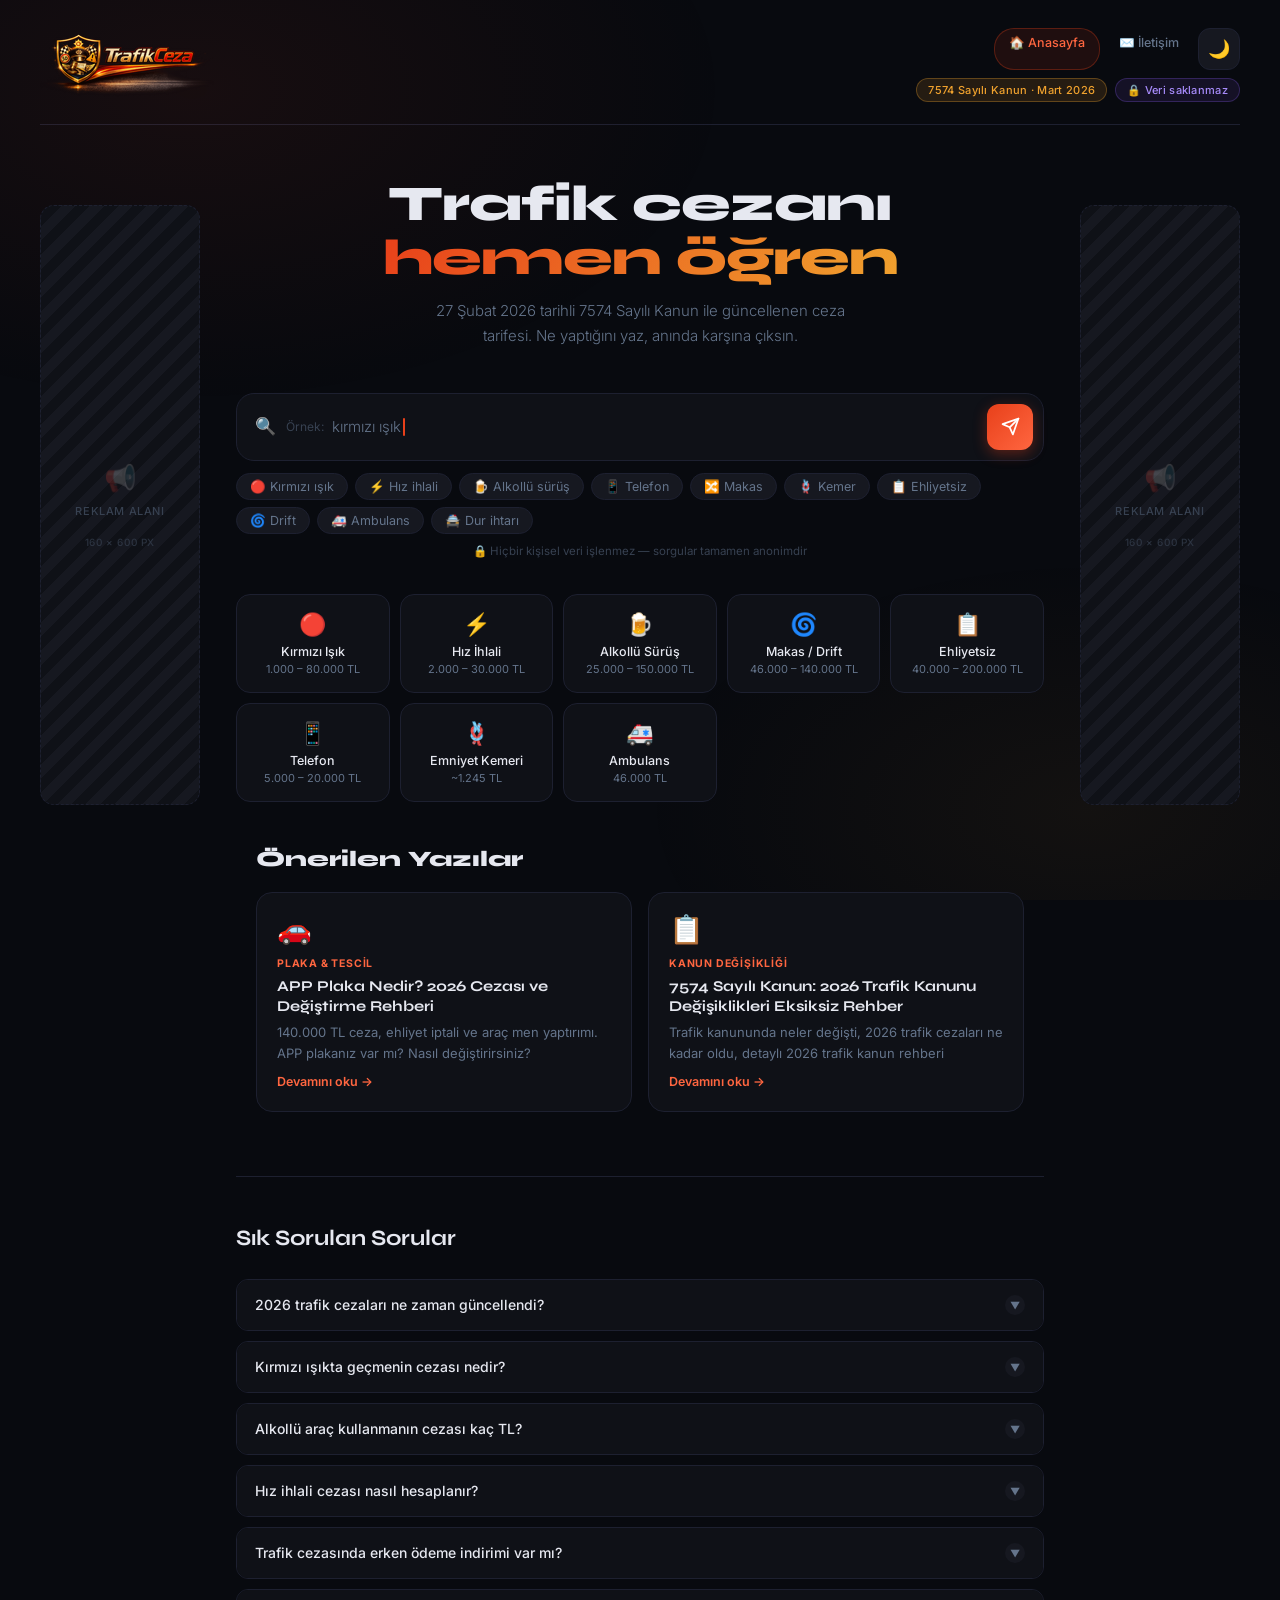
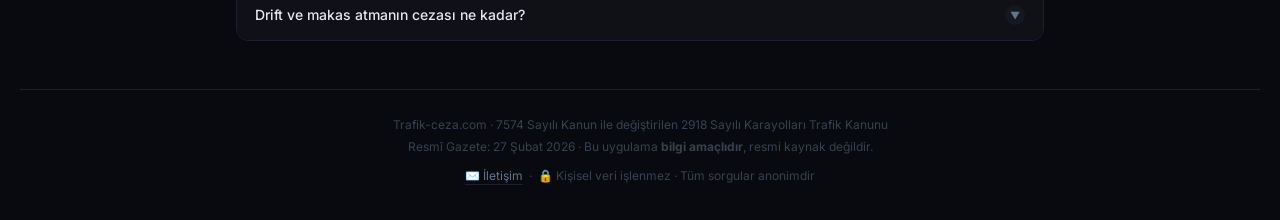
<file: index.html>
<!DOCTYPE html>
<html lang="tr">
<head>
<meta charset="UTF-8">
<meta name="viewport" content="width=device-width, initial-scale=1.0">

<!-- SEO -->
<title>Trafik Cezası Sorgulama 2026 — Güncel Ceza Tutarları | Trafik-ceza.com</title>
<meta name="description" content="2026 yılı güncel Türkiye trafik cezalarını anında sorgulayın. Kırmızı ışık, hız ihlali, alkollü sürüş, telefon ve daha fazlası için 7574 Sayılı Kanun ceza tutarları.">
<meta name="keywords" content="trafik cezası sorgulama, 2026 trafik cezaları, kırmızı ışık cezası, hız cezası, alkollü sürüş cezası, emniyet kemeri cezası, karayolları trafik kanunu, 7574 sayılı kanun">
<meta name="robots" content="index, follow">
<meta name="author" content="Trafik-ceza.com">
<link rel="canonical" href="https://www.trafik-ceza.com/">

<!-- Open Graph -->
<meta property="og:type" content="website">
<meta property="og:title" content="Trafik Cezası Sorgulama 2026 — Güncel Ceza Tutarları">
<meta property="og:description" content="Ne yaptığını yaz, 2026 güncel trafik cezanı anında öğren. 7574 Sayılı Kanun kapsamında hazırlanmıştır.">
<meta property="og:locale" content="tr_TR">

<!-- Twitter Card -->
<meta name="twitter:card" content="summary_large_image">
<meta name="twitter:title" content="Trafik Cezası Sorgulama 2026">
<meta name="twitter:description" content="Güncel Türkiye trafik cezaları — 7574 Sayılı Kanun.">

<!-- Structured Data -->
<script type="application/ld+json">
{
  "@context": "https://schema.org",
  "@type": "WebApplication",
  "name": "Trafik-ceza.com - Trafik Cezası Sorgulama",
  "description": "Türkiye 2026 yılı güncel trafik cezası sorgulama aracı. 7574 Sayılı Kanun kapsamında hazırlanmıştır.",
  "url": "https://www.trafik-ceza.com",
  "applicationCategory": "UtilitiesApplication",
  "inLanguage": "tr-TR",
  "offers": { "@type": "Offer", "price": "0", "priceCurrency": "TRY" }
}
</script>

<link rel="preconnect" href="https://fonts.googleapis.com">
<link rel="preconnect" href="https://fonts.gstatic.com" crossorigin>
<link href="https://fonts.googleapis.com/css2?family=Syne:wght@700;800&family=Inter:wght@300;400;500&display=swap" rel="stylesheet">

<style>
/* ── DARK MODE (default) ── */
:root {
  --bg:       #080a0f;
  --surf:     #0f1117;
  --surf2:    #161820;
  --border:   #1d2030;
  --accent:   #e8401a;
  --accent2:  #ff6640;
  --gold:     #f0a22e;
  --text:     #e6e8f0;
  --muted:    #64748b;
  --dim:      #374151;
  --green:    #22c55e;
  --red:      #ef4444;
  --orange:   #f97316;
  --shadow:   rgba(0,0,0,.5);
  --grad1:    rgba(232,64,26,.07);
  --grad2:    rgba(240,162,46,.05);
}

/* ── LIGHT MODE ── */
html.light {
  --bg:       #f4f5f7;
  --surf:     #ffffff;
  --surf2:    #eef0f4;
  --border:   #dde1ea;
  --accent:   #d03a15;
  --accent2:  #e8521e;
  --gold:     #c47f00;
  --text:     #111827;
  --muted:    #6b7280;
  --dim:      #9ca3af;
  --green:    #16a34a;
  --red:      #dc2626;
  --orange:   #ea580c;
  --shadow:   rgba(0,0,0,.12);
  --grad1:    rgba(232,64,26,.04);
  --grad2:    rgba(240,162,46,.03);
}

/* ── THEME TOGGLE BUTTON ── */
.theme-btn {
  width: 42px;
  height: 42px;
  border-radius: 12px;
  border: 1.5px solid var(--border);
  background: var(--surf2);
  cursor: pointer;
  display: flex;
  align-items: center;
  justify-content: center;
  font-size: 18px;
  transition: background .2s, border-color .2s, transform .15s;
  flex-shrink: 0;
  position: relative;
  overflow: hidden;
}
.theme-btn:hover { border-color: var(--accent); transform: scale(1.07); }
.theme-btn:active { transform: scale(.94); }
.theme-btn .icon-dark,
.theme-btn .icon-light { 
  position: absolute;
  transition: opacity .3s, transform .3s;
  line-height: 1;
}
.theme-btn .icon-dark  { opacity: 1;  transform: rotate(0deg) scale(1); }
.theme-btn .icon-light { opacity: 0;  transform: rotate(90deg) scale(.5); }
html.light .theme-btn .icon-dark  { opacity: 0;  transform: rotate(-90deg) scale(.5); }
html.light .theme-btn .icon-light { opacity: 1;  transform: rotate(0deg) scale(1); }

*, *::before, *::after { margin: 0; padding: 0; box-sizing: border-box; }

html { scroll-behavior: smooth; }

body {
  background: var(--bg);
  color: var(--text);
  font-family: 'Inter', sans-serif;
  min-height: 100vh;
  overflow-x: hidden;
  -webkit-font-smoothing: antialiased;
  transition: background .3s, color .3s;
}

body::before {
  content: '';
  position: fixed;
  inset: 0;
  background:
    radial-gradient(ellipse 60% 50% at 15% 10%, var(--grad1) 0%, transparent 70%),
    radial-gradient(ellipse 50% 40% at 85% 90%, var(--grad2) 0%, transparent 70%);
  pointer-events: none;
  z-index: 0;
  transition: background .4s;
}

/* ── 3-COLUMN LAYOUT ── */
.site-header-wrap,
footer {
  max-width: 1240px;
  margin: 0 auto;
  padding: 0 20px;
}

.three-col-shell {
  display: flex;
  align-items: flex-start;
  justify-content: center;
  max-width: 1240px;
  margin: 0 auto;
  padding: 0 20px;
  position: relative;
  z-index: 1;
}

/* Side ad columns */
.ad-col {
  width: 160px;
  flex-shrink: 0;
  position: sticky;
  top: 28px;
  padding-top: 28px;
}
.ad-col-left  { margin-right: 16px; }
.ad-col-right { margin-left: 16px; }

/* Vertical ad slot */
.ad-slot-vert {
  width: 160px;
  min-height: 600px;
  background: repeating-linear-gradient(
    -45deg,
    var(--surf) 0px, var(--surf) 10px,
    var(--surf2) 10px, var(--surf2) 20px
  );
  border: 1.5px dashed var(--border);
  border-radius: 14px;
  display: flex;
  flex-direction: column;
  align-items: center;
  justify-content: center;
  gap: 10px;
  color: var(--dim);
  font-size: 11px;
  font-weight: 500;
  letter-spacing: .6px;
  text-transform: uppercase;
  text-align: center;
  padding: 16px 10px;
  cursor: default;
  user-select: none;
  transition: border-color .2s, background .3s;
}
.ad-slot-vert:hover { border-color: var(--muted); }
.ad-slot-vert .ad-icon { font-size: 26px; opacity: .2; }
.ad-slot-vert .ad-label { line-height: 1.6; }
.ad-slot-vert .ad-size  { font-size: 10px; color: var(--dim); margin-top: 6px; opacity: .7; }

/* Centre content column */
.wrap {
  flex: 1;
  max-width: 860px;
  min-width: 0;
  padding: 0 20px;
}

/* Inline horizontal ad slot */
.ad-slot-horiz {
  width: 100%;
  height: 90px;
  background: repeating-linear-gradient(
    -45deg,
    var(--surf) 0px, var(--surf) 10px,
    var(--surf2) 10px, var(--surf2) 20px
  );
  border: 1.5px dashed var(--border);
  border-radius: 12px;
  display: none;
  align-items: center;
  justify-content: center;
  gap: 14px;
  color: var(--dim);
  font-size: 11px;
  font-weight: 500;
  letter-spacing: .5px;
  text-transform: uppercase;
  margin: 18px 0;
  cursor: default;
  user-select: none;
  flex-shrink: 0;
  transition: border-color .2s, background .3s;
}
.ad-slot-horiz.visible { display: flex; }
.ad-slot-horiz:hover { border-color: var(--muted); }
.ad-slot-horiz .ad-icon  { font-size: 20px; opacity: .2; }
.ad-slot-horiz .ad-label { display: flex; flex-direction: column; gap: 2px; }
.ad-slot-horiz .ad-size  { font-size: 10px; color: var(--dim); opacity: .7; }

/* Hide side cols on narrow screens */
@media (max-width: 1180px) {
  .ad-col { display: none; }
}

/* ── HEADER ── */
header {
  padding: 28px 0 22px;
  border-bottom: 1px solid var(--border);
  margin-bottom: 52px;
}

.hdr {
  display: flex;
  align-items: center;
  justify-content: space-between;
  flex-wrap: wrap;
  gap: 12px;
}

.logo {
  display: flex;
  align-items: center;
  gap: 11px;
  text-decoration: none;
}

.hdr-badges { display: flex; gap: 8px; align-items: center; flex-wrap: wrap; }

.pill {
  padding: 4px 11px;
  border-radius: 20px;
  font-size: 11px;
  font-weight: 500;
  letter-spacing: .3px;
  white-space: nowrap;
}
.pill-gold {
  background: rgba(240,162,46,.12);
  border: 1px solid rgba(240,162,46,.3);
  color: var(--gold);
}
.pill-purple {
  background: rgba(139,92,246,.1);
  border: 1px solid rgba(139,92,246,.25);
  color: #a78bfa;
}

/* ── HERO ── */
.hero {
  text-align: center;
  margin-bottom: 44px;
  animation: fadeUp .55s ease both;
}

@keyframes fadeUp {
  from { opacity: 0; transform: translateY(20px); }
  to   { opacity: 1; transform: translateY(0); }
}

.hero h1 {
  font-family: 'Syne', sans-serif;
  font-size: clamp(30px, 5vw, 50px);
  font-weight: 800;
  line-height: 1.08;
  letter-spacing: -1px;
  margin-bottom: 14px;
}
.hero h1 em {
  font-style: normal;
  background: linear-gradient(120deg, var(--accent) 0%, var(--gold) 100%);
  -webkit-background-clip: text;
  -webkit-text-fill-color: transparent;
  background-clip: text;
}
.hero p {
  color: var(--muted);
  font-size: 15px;
  max-width: 460px;
  margin: 0 auto;
  line-height: 1.65;
  font-weight: 300;
}

/* ── SEARCH BOX ── */
.search-section { animation: fadeUp .55s .1s ease both; margin-bottom: 36px; }

.search-box {
  background: var(--surf);
  border: 1.5px solid var(--border);
  border-radius: 18px;
  display: flex;
  align-items: center;
  gap: 10px;
  padding: 10px 10px 10px 18px;
  transition: border-color .2s, box-shadow .2s;
  min-height: 66px;
}
.search-box:focus-within {
  border-color: var(--accent);
  box-shadow: 0 0 0 3px rgba(232,64,26,.12), 0 6px 28px rgba(0,0,0,.5);
}

.search-ico {
  font-size: 17px;
  color: var(--muted);
  flex-shrink: 0;
  line-height: 1;
  user-select: none;
}

/* ── TYPEWRITER PLACEHOLDER ── */
.input-area {
  flex: 1;
  position: relative;
  display: flex;
  align-items: center;
  overflow: hidden;
}

/* The fake placeholder sits BEHIND the textarea */
.tw-placeholder {
  position: absolute;
  inset: 0;
  display: flex;
  align-items: center;
  pointer-events: none;
  user-select: none;
  z-index: 0;
  white-space: nowrap;
  overflow: hidden;
}

.tw-label {
  font-size: 12px;
  color: var(--dim);
  margin-right: 5px;
  flex-shrink: 0;
  font-weight: 400;
}
.tw-text {
  font-size: 15px;
  color: var(--muted);
  font-weight: 300;
}
.tw-cursor {
  width: 2px;
  height: 18px;
  background: var(--accent);
  border-radius: 1px;
  margin-left: 2px;
  flex-shrink: 0;
  animation: blink .9s steps(1) infinite;
}
@keyframes blink { 0%,100%{opacity:1} 50%{opacity:0} }

/* The real textarea sits ON TOP, fully transparent background */
#qInput {
  position: relative;
  z-index: 1;
  width: 100%;
  background: transparent;
  border: none;
  outline: none;
  resize: none;
  font-family: 'Inter', sans-serif;
  font-size: 15px;
  font-weight: 400;
  color: var(--text);
  caret-color: var(--accent);
  line-height: 1.5;
  min-height: 44px;
  max-height: 120px;
  padding: 2px 0;
  /* Transparent so placeholder shows through when empty */
}
#qInput::placeholder { color: transparent; }

/* Send button */
.send-btn {
  flex-shrink: 0;
  width: 46px; height: 46px;
  background: linear-gradient(135deg, var(--accent), var(--accent2));
  border: none;
  border-radius: 12px;
  cursor: pointer;
  display: flex; align-items: center; justify-content: center;
  box-shadow: 0 4px 14px rgba(232,64,26,.35);
  transition: transform .14s, box-shadow .14s;
}
.send-btn:hover  { transform: scale(1.06); box-shadow: 0 6px 22px rgba(232,64,26,.55); }
.send-btn:active { transform: scale(.96); }
.send-btn svg { display: block; }

/* Quick tags */
.tags {
  display: flex;
  flex-wrap: wrap;
  gap: 7px;
  margin-top: 12px;
}
.tag {
  background: var(--surf2);
  border: 1px solid var(--border);
  color: var(--muted);
  padding: 5px 13px;
  border-radius: 20px;
  font-size: 12.5px;
  cursor: pointer;
  transition: all .15s;
  user-select: none;
}
.tag:hover {
  background: rgba(232,64,26,.09);
  border-color: rgba(232,64,26,.4);
  color: var(--accent2);
}

.privacy {
  text-align: center;
  color: var(--dim);
  font-size: 11.5px;
  margin-top: 10px;
}

/* ── CATEGORY GRID ── */
.cat-grid {
  display: grid;
  grid-template-columns: repeat(auto-fill, minmax(150px, 1fr));
  gap: 10px;
  margin-bottom: 44px;
  animation: fadeUp .55s .2s ease both;
}
.cat-card {
  background: var(--surf);
  border: 1px solid var(--border);
  border-radius: 14px;
  padding: 16px 12px;
  text-align: center;
  cursor: pointer;
  transition: all .18s;
}
.cat-card:hover {
  border-color: var(--accent);
  background: rgba(232,64,26,.05);
  transform: translateY(-2px);
}
.cat-card .ci { font-size: 22px; margin-bottom: 7px; }
.cat-card .cn { font-size: 12.5px; font-weight: 500; }
.cat-card .ch { font-size: 11px; color: var(--muted); margin-top: 3px; }

/* ── RESULTS ── */
#results { }

.info-bar {
  background: rgba(34,197,94,.07);
  border: 1px solid rgba(34,197,94,.2);
  border-radius: 11px;
  padding: 11px 16px;
  font-size: 13px;
  color: #86efac;
  margin-bottom: 16px;
}
.warn-bar {
  background: rgba(245,158,11,.07);
  border: 1px solid rgba(245,158,11,.2);
  border-radius: 11px;
  padding: 11px 16px;
  font-size: 12.5px;
  color: #fcd34d;
  margin-top: 14px;
  line-height: 1.5;
}

.result-card {
  background: var(--surf);
  border: 1.5px solid var(--border);
  border-radius: 18px;
  overflow: hidden;
  margin-bottom: 14px;
}
.rc-head {
  padding: 18px 22px;
  background: linear-gradient(135deg, rgba(232,64,26,.07) 0%, rgba(240,162,46,.03) 100%);
  border-bottom: 1px solid var(--border);
  display: flex;
  align-items: flex-start;
  gap: 13px;
}
.rc-emoji { font-size: 26px; flex-shrink: 0; margin-top: 1px; }
.rc-title { font-family: 'Syne', sans-serif; font-weight: 700; font-size: 16px; margin-bottom: 3px; }
.rc-sub { font-size: 11.5px; color: var(--muted); }

.rc-body { padding: 4px 22px 20px; }

.fine-row {
  display: flex;
  flex-direction: column;
  gap: 0;
  padding: 0;
  border-bottom: 1px solid rgba(255,255,255,.04);
}
html.light .fine-row { border-bottom-color: var(--border); }
.fine-row:last-of-type { border-bottom: none; }

/* top section of each row */
.fine-row-top {
  display: flex;
  align-items: flex-start;
  justify-content: space-between;
  gap: 14px;
  padding: 13px 0 11px;
}

.fl { flex: 1; font-size: 13.5px; color: var(--text); line-height: 1.4; }
.fl small { display: block; color: var(--muted); font-size: 11.5px; margin-top: 2px; }

.fa-wrap { text-align: right; flex-shrink: 0; }
.fa {
  font-family: 'Syne', sans-serif;
  font-weight: 700;
  font-size: 15px;
}
.fa.low      { color: #f97316; }
.fa.mid      { color: #fb923c; }
.fa.high     { color: #ef4444; }
.fa.critical { color: #dc2626; }

/* indirim toggle button */
.indirim-toggle {
  display: inline-flex;
  align-items: center;
  gap: 5px;
  margin-top: 6px;
  font-size: 11px;
  font-weight: 500;
  color: #86efac;
  background: rgba(34,197,94,.08);
  border: 1px solid rgba(34,197,94,.2);
  border-radius: 20px;
  padding: 3px 10px;
  cursor: pointer;
  transition: background .15s, border-color .15s;
  user-select: none;
  white-space: nowrap;
}
.indirim-toggle:hover { background: rgba(34,197,94,.16); border-color: rgba(34,197,94,.4); }
.indirim-toggle .arrow { font-size: 9px; transition: transform .2s; }
.indirim-toggle.open .arrow { transform: rotate(180deg); }

/* indirim hesap paneli */
.indirim-panel {
  display: none;
  background: linear-gradient(135deg, rgba(34,197,94,.06), rgba(34,197,94,.02));
  border: 1px solid rgba(34,197,94,.15);
  border-radius: 12px;
  padding: 14px 16px;
  margin-bottom: 12px;
  animation: fadeUp .25s ease both;
}
.indirim-panel.open { display: block; }

.indirim-panel .ip-row {
  display: flex;
  justify-content: space-between;
  align-items: center;
  font-size: 13px;
  padding: 4px 0;
  gap: 10px;
}
.ip-label { color: var(--muted); }
.ip-val   { font-weight: 600; font-family: 'Syne', sans-serif; }
.ip-val.original { color: var(--text); text-decoration: line-through; opacity: .5; font-size: 12px; }
.ip-val.discounted { color: #4ade80; font-size: 16px; }
.ip-saving { font-size: 11px; color: #86efac; margin-top: 6px; padding-top: 8px; border-top: 1px dashed rgba(34,197,94,.2); }

/* ödeme butonu */
.odeme-btn {
  display: flex;
  align-items: center;
  justify-content: center;
  gap: 8px;
  width: 100%;
  margin-top: 10px;
  padding: 10px 14px;
  background: linear-gradient(135deg, #16a34a, #15803d);
  border: none;
  border-radius: 10px;
  color: white;
  font-family: 'Syne', sans-serif;
  font-weight: 700;
  font-size: 13px;
  cursor: pointer;
  text-decoration: none;
  transition: transform .13s, box-shadow .13s;
  box-shadow: 0 4px 14px rgba(22,163,74,.3);
}
.odeme-btn:hover { transform: translateY(-1px); box-shadow: 0 6px 20px rgba(22,163,74,.45); }
.odeme-btn:active { transform: scale(.98); }
.odeme-btn svg { flex-shrink: 0; }

.sanctions { display: flex; flex-wrap: wrap; gap: 4px; justify-content: flex-end; margin-top: 4px; }
.stag {
  font-size: 10px; padding: 2px 7px; border-radius: 9px;
  background: rgba(239,68,68,.11); color: #f87171; border: 1px solid rgba(239,68,68,.2);
}
.stag.y {
  background: rgba(240,162,46,.1); color: #fbbf24; border-color: rgba(240,162,46,.22);
}
.rc-note {
  background: rgba(245,158,11,.07);
  border: 1px solid rgba(245,158,11,.18);
  border-radius: 10px;
  padding: 10px 14px;
  font-size: 12px;
  color: #fcd34d;
  margin-top: 10px;
  line-height: 1.5;
}
.no-discount {
  background: rgba(239,68,68,.06);
  border: 1px solid rgba(239,68,68,.15);
  border-radius: 10px;
  padding: 8px 13px;
  font-size: 12px;
  color: #fca5a5;
  margin-top: 10px;
}
.rc-source {
  font-size: 11px;
  color: var(--dim);
  margin-top: 12px;
  padding-top: 12px;
  border-top: 1px solid var(--border);
}

/* Loading */
.loading {
  text-align: center;
  padding: 56px 20px;
  color: var(--muted);
}
.dots span {
  display: inline-block;
  width: 8px; height: 8px;
  border-radius: 50%;
  background: var(--accent);
  margin: 0 3px;
  animation: dot .9s ease infinite;
}
.dots span:nth-child(2) { animation-delay: .15s; }
.dots span:nth-child(3) { animation-delay: .3s; }
@keyframes dot { 0%,80%,100%{transform:scale(.5);opacity:.3} 40%{transform:scale(1);opacity:1} }

/* Not-found */
.not-found {
  background: var(--surf);
  border: 1.5px solid var(--border);
  border-radius: 18px;
  padding: 48px 24px;
  text-align: center;
}
.not-found .nf-icon { font-size: 44px; margin-bottom: 14px; opacity: .5; }
.not-found h3 { font-size: 16px; margin-bottom: 8px; }
.not-found p  { font-size: 13px; color: var(--muted); line-height: 1.6; }

/* ── ÖNERİLEN YAZILAR ── */
.blog-section {
  max-width: 900px;
  margin: 0 auto 56px;
  padding: 0 20px;
}
.blog-section h2 {
  font-family: 'Syne', sans-serif;
  font-weight: 800;
  font-size: 22px;
  margin-bottom: 20px;
  color: var(--text);
}
.blog-grid {
  display: grid;
  grid-template-columns: repeat(auto-fill, minmax(260px, 1fr));
  gap: 16px;
}
.blog-card {
  display: flex;
  flex-direction: column;
  background: var(--surf);
  border: 1.5px solid var(--border);
  border-radius: 16px;
  padding: 22px 20px;
  text-decoration: none;
  color: var(--text);
  transition: border-color .2s, transform .2s, box-shadow .2s;
  gap: 14px;
}
.blog-card:hover {
  border-color: var(--accent);
  transform: translateY(-3px);
  box-shadow: 0 8px 28px rgba(232,64,26,.12);
}
.blog-card-icon {
  font-size: 28px;
  line-height: 1;
}
.blog-card-body {
  display: flex;
  flex-direction: column;
  gap: 6px;
  flex: 1;
}
.blog-card-cat {
  font-size: 10.5px;
  font-weight: 700;
  letter-spacing: .8px;
  text-transform: uppercase;
  color: var(--accent2);
}
.blog-card h3 {
  font-family: 'Syne', sans-serif;
  font-weight: 700;
  font-size: 15px;
  line-height: 1.35;
  color: var(--text);
}
.blog-card p {
  font-size: 13px;
  color: var(--muted);
  line-height: 1.6;
  flex: 1;
}
.blog-card-read {
  font-size: 12.5px;
  font-weight: 600;
  color: var(--accent2);
  margin-top: 4px;
}

/* ── FAQ (SEO) ── */
.faq-section {
  margin-top: 64px;
  border-top: 1px solid var(--border);
  padding-top: 48px;
  margin-bottom: 48px;
}
.faq-section h2 {
  font-family: 'Syne', sans-serif;
  font-size: 22px;
  font-weight: 700;
  margin-bottom: 28px;
  color: var(--text);
}
.faq-item {
  border: 1px solid var(--border);
  border-radius: 12px;
  margin-bottom: 10px;
  overflow: hidden;
}
.faq-q {
  padding: 15px 18px;
  cursor: pointer;
  display: flex;
  align-items: center;
  justify-content: space-between;
  font-size: 14px;
  font-weight: 500;
  color: var(--text);
  background: var(--surf);
  transition: background .15s;
  user-select: none;
  gap: 12px;
}
.faq-q:hover { background: var(--surf2); }
.faq-arrow {
  flex-shrink: 0;
  width: 20px; height: 20px;
  border-radius: 50%;
  background: var(--surf2);
  display: flex; align-items: center; justify-content: center;
  font-size: 10px;
  transition: transform .25s;
  color: var(--muted);
}
.faq-item.open .faq-arrow { transform: rotate(180deg); color: var(--accent); }
.faq-a {
  max-height: 0;
  overflow: hidden;
  transition: max-height .3s ease, padding .3s ease;
  font-size: 13.5px;
  color: var(--muted);
  line-height: 1.7;
  background: var(--surf);
  padding: 0 18px;
}
.faq-item.open .faq-a {
  max-height: 300px;
  padding: 14px 18px 16px;
}

/* ── NAV ── */
.hdr-right { display: flex; flex-direction: column; align-items: flex-end; gap: 8px; }
.hdr-nav { display: flex; gap: 4px; }
.nav-link {
  padding: 6px 14px;
  border-radius: 20px;
  font-size: 12.5px;
  font-weight: 500;
  color: var(--muted);
  text-decoration: none;
  border: 1px solid transparent;
  transition: all .15s;
}
.nav-link:hover { color: var(--text); background: var(--surf2); border-color: var(--border); }
.nav-active { color: var(--accent2) !important; background: rgba(232,64,26,.1) !important; border-color: rgba(232,64,26,.3) !important; }

/* ── FOOTER ── */
footer {
  border-top: 1px solid var(--border);
  padding: 24px 20px 32px;
  text-align: center;
  font-size: 12px;
  color: var(--dim);
  line-height: 1.9;
  position: relative;
  z-index: 1;
}

@media (max-width: 560px) {
  .cat-grid { grid-template-columns: repeat(3, 1fr); }
  .hdr { flex-direction: column; align-items: flex-start; }
}
</style>
  <meta name="google-site-verification" content="XA0E6h2kvSXdK3_veucZZrCMz2DdAriHkR4ZwM2Y0k0" />
<script src="https://identity.netlify.com/v1/netlify-identity-widget.js"></script>
</head>

<body>

<!-- SITE HEADER — full width, outside 3-col layout -->
<div class="site-header-wrap">
  <header>
    <div class="hdr">
      <a class="logo" href="https://www.trafik-ceza.com" aria-label="Trafik-ceza.com Ana Sayfa">
        <img src="[data-uri]" alt="Trafik-ceza.com" class="logo-img">
      </a>
      <div class="hdr-right">
        <nav class="hdr-nav" aria-label="Ana menü">
          <a href="index.html" class="nav-link nav-active">🏠 Anasayfa</a>
          <a href="iletisim.html" class="nav-link">✉️ İletişim</a>
          <button class="theme-btn" id="themeBtn" aria-label="Tema değiştir" title="Gece / Gündüz modu">
            <span class="icon-dark">🌙</span>
            <span class="icon-light">☀️</span>
          </button>
        </nav>
        <div class="hdr-badges">
          <span class="pill pill-gold">7574 Sayılı Kanun · Mart 2026</span>
          <span class="pill pill-purple">🔒 Veri saklanmaz</span>
        </div>
      </div>
    </div>
  </header>
</div><!-- /site-header-wrap -->

<!-- 3-COLUMN SHELL: left ad | content | right ad -->
<div class="three-col-shell">

  <!-- LEFT AD -->
  <aside class="ad-col ad-col-left" aria-label="Sol reklam alanı">
    <div class="ad-slot-vert">
      <div class="ad-icon">📢</div>
      <div class="ad-label">Reklam Alanı</div>
      <div class="ad-size">160 × 600 px</div>
    </div>
  </aside>

  <!-- CENTRE CONTENT -->
  <div class="wrap">

    <!-- HERO -->
    <section class="hero" aria-labelledby="hero-title">
      <h1 id="hero-title">Trafik cezanı<br><em>hemen öğren</em></h1>
      <p>27 Şubat 2026 tarihli 7574 Sayılı Kanun ile güncellenen ceza tarifesi. Ne yaptığını yaz, anında karşına çıksın.</p>
    </section>

  <!-- SEARCH -->
  <section class="search-section" aria-label="Ceza sorgulama">
    <div class="search-box" id="searchBox">
      <span class="search-ico" aria-hidden="true">🔍</span>

      <div class="input-area">
        <!-- Typewriter placeholder (visible when input is empty & not focused) -->
        <div class="tw-placeholder" id="twPh" aria-hidden="true">
          <span class="tw-label">Örnek:&nbsp;</span>
          <span class="tw-text" id="twText"></span>
          <span class="tw-cursor" id="twCursor"></span>
        </div>
        <!-- Real input -->
        <textarea
          id="qInput"
          rows="1"
          aria-label="Trafik ihlalini açıklayın"
          autocomplete="off"
          spellcheck="false"
        ></textarea>
      </div>

      <button class="send-btn" id="sendBtn" aria-label="Sorgula">
        <svg width="19" height="19" viewBox="0 0 24 24" fill="none" stroke="white" stroke-width="2.2" stroke-linecap="round" stroke-linejoin="round">
          <line x1="22" y1="2" x2="11" y2="13"></line>
          <polygon points="22 2 15 22 11 13 2 9 22 2"></polygon>
        </svg>
      </button>
    </div>

    <!-- Quick tags -->
    <div class="tags" role="list" aria-label="Hızlı sorgular">
      <span class="tag" role="listitem" onclick="setQ('kırmızı ışıkta geçtim')">🔴 Kırmızı ışık</span>
      <span class="tag" role="listitem" onclick="setQ('hız sınırını 30 km aştım')">⚡ Hız ihlali</span>
      <span class="tag" role="listitem" onclick="setQ('alkollü araç kullandım')">🍺 Alkollü sürüş</span>
      <span class="tag" role="listitem" onclick="setQ('telefon kullandım')">📱 Telefon</span>
      <span class="tag" role="listitem" onclick="setQ('makas attım')">🔀 Makas</span>
      <span class="tag" role="listitem" onclick="setQ('emniyet kemeri takmadım')">🪢 Kemer</span>
      <span class="tag" role="listitem" onclick="setQ('ehliyetsiz araç kullandım')">📋 Ehliyetsiz</span>
      <span class="tag" role="listitem" onclick="setQ('drift attım')">🌀 Drift</span>
      <span class="tag" role="listitem" onclick="setQ('ambulansa yol vermedim')">🚑 Ambulans</span>
      <span class="tag" role="listitem" onclick="setQ('polis dur dedi kaçtım')">🚔 Dur ihtarı</span>
    </div>
    <p class="privacy">🔒 Hiçbir kişisel veri işlenmez — sorgular tamamen anonimdir</p>
  </section>

  <!-- RESULTS / CATEGORY GRID -->
  <main id="main" aria-live="polite">
    <div class="cat-grid" id="catGrid" aria-label="Ceza kategorileri">
      <div class="cat-card" onclick="setQ('kırmızı ışıkta geçtim')"><div class="ci">🔴</div><div class="cn">Kırmızı Işık</div><div class="ch">1.000 – 80.000 TL</div></div>
      <div class="cat-card" onclick="setQ('hız sınırını 30 km aştım')"><div class="ci">⚡</div><div class="cn">Hız İhlali</div><div class="ch">2.000 – 30.000 TL</div></div>
      <div class="cat-card" onclick="setQ('alkollü araç kullandım')"><div class="ci">🍺</div><div class="cn">Alkollü Sürüş</div><div class="ch">25.000 – 150.000 TL</div></div>
      <div class="cat-card" onclick="setQ('drift attım')"><div class="ci">🌀</div><div class="cn">Makas / Drift</div><div class="ch">46.000 – 140.000 TL</div></div>
      <div class="cat-card" onclick="setQ('ehliyetsiz araç kullandım')"><div class="ci">📋</div><div class="cn">Ehliyetsiz</div><div class="ch">40.000 – 200.000 TL</div></div>
      <div class="cat-card" onclick="setQ('telefon kullandım')"><div class="ci">📱</div><div class="cn">Telefon</div><div class="ch">5.000 – 20.000 TL</div></div>
      <div class="cat-card" onclick="setQ('emniyet kemeri takmadım')"><div class="ci">🪢</div><div class="cn">Emniyet Kemeri</div><div class="ch">~1.245 TL</div></div>
      <div class="cat-card" onclick="setQ('ambulansa yol vermedim')"><div class="ci">🚑</div><div class="cn">Ambulans</div><div class="ch">46.000 TL</div></div>
    </div>
    <div id="results"></div>
  </main>

  <!-- ÖNERİLEN YAZILAR -->
  <section class="blog-section" aria-labelledby="blog-title">
    <h2 id="blog-title">Önerilen Yazılar</h2>
    <div class="blog-grid">

      <!-- YAZI KARTI — kopyalayıp çoğaltabilirsin -->
      <a class="blog-card" href="/app-plaka-cezasi-2026.html">
        <div class="blog-card-icon">🚗</div>
        <div class="blog-card-body">
          <span class="blog-card-cat">Plaka &amp; Tescil</span>
          <h3>APP Plaka Nedir? 2026 Cezası ve Değiştirme Rehberi</h3>
          <p>140.000 TL ceza, ehliyet iptali ve araç men yaptırımı. APP plakanız var mı? Nasıl değiştirirsiniz?</p>
          <span class="blog-card-read">Devamını oku →</span>
        </div>
      </a>

    
      
      <a class="blog-card" href="/7574-sayili-kanun-2026-trafik-degisiklikleri.html">
        <div class="blog-card-icon">📋</div>
        <div class="blog-card-body">
          <span class="blog-card-cat">Kanun Değişikliği</span>
          <h3>7574 Sayılı Kanun: 2026 Trafik Kanunu Değişiklikleri Eksiksiz Rehber</h3>
          <p>Trafik kanununda neler değişti, 2026 trafik cezaları ne kadar oldu, detaylı 2026 trafik kanun rehberi</p>
          <span class="blog-card-read">Devamını oku →</span>
        </div>
      </a>
    
	 
      <!--
      <a class="blog-card" href="/YAZI-DOSYA-ADI.html">
        <div class="blog-card-icon">📋</div>
        <div class="blog-card-body">
          <span class="blog-card-cat">Kategori</span>
          <h3>Yazi Basligi</h3>
          <p>Kısa açıklama buraya gelir.</p>
          <span class="blog-card-read">Devamını oku →</span>
        </div>
      </a>
      -->

    </div>
  </section>

  <!-- FAQ (SEO) -->
  <section class="faq-section" aria-labelledby="faq-title">
    <h2 id="faq-title">Sık Sorulan Sorular</h2>

    <div class="faq-item">
      <div class="faq-q" onclick="toggleFaq(this)">
        2026 trafik cezaları ne zaman güncellendi?
        <span class="faq-arrow">▼</span>
      </div>
      <div class="faq-a">7574 Sayılı Kanun, 27 Şubat 2026 tarihli Resmî Gazete'de yayımlanarak yürürlüğe girmiştir. Bu kanun 2918 Sayılı Karayolları Trafik Kanunu'nda kapsamlı değişiklikler yaparak ceza tutarlarını önemli ölçüde artırmış ve yeni ihlal kategorileri eklemiştir.</div>
    </div>
    <div class="faq-item">
      <div class="faq-q" onclick="toggleFaq(this)">
        Kırmızı ışıkta geçmenin cezası nedir?
        <span class="faq-arrow">▼</span>
      </div>
      <div class="faq-a">2026 yılında kırmızı ışık ihlali kademeli ceza sistemine tabidir. İlk ihlalde 1.000 TL, ikinci ihlalde 10.000 TL, üçüncü ihlalde 15.000 TL (30 gün ehliyet el koyma), dördüncüde 20.000 TL (60 gün), beşincide 30.000 TL (90 gün) ve altıncı ihlalde 80.000 TL + ehliyet iptali uygulanır. Kademeler aynı takvim yılındaki ihlaller üzerinden sayılır.</div>
    </div>
    <div class="faq-item">
      <div class="faq-q" onclick="toggleFaq(this)">
        Alkollü araç kullanmanın cezası kaç TL?
        <span class="faq-arrow">▼</span>
      </div>
      <div class="faq-a">0,50 promilin üzerinde alkollü araç kullananlar için 2026'da ilk ihlalde 25.000 TL ve geçici ehliyet el koyması, ikinci ihlalde 50.000 TL, üçüncü ve sonraki ihlallerde 150.000 TL + ehliyet iptali uygulanmaktadır. Ölçüm yaptırmayı reddedenlere otomatik olarak en yüksek ceza verilir.</div>
    </div>
    <div class="faq-item">
      <div class="faq-q" onclick="toggleFaq(this)">
        Hız ihlali cezası nasıl hesaplanır?
        <span class="faq-arrow">▼</span>
      </div>
      <div class="faq-a">Hız cezaları aşım miktarına göre belirlenir. Yerleşim yeri içinde 6-10 km/s aşımda 2.000 TL'den başlayarak 66+ km/s aşımda 30.000 TL + 90 gün ehliyet el koymasına kadar çıkar. Radar tespit sistemleri anlık aşım miktarını kaydeder ve buna göre ceza uygulanır.</div>
    </div>
    <div class="faq-item">
      <div class="faq-q" onclick="toggleFaq(this)">
        Trafik cezasında erken ödeme indirimi var mı?
        <span class="faq-arrow">▼</span>
      </div>
      <div class="faq-a">Evet. Belirli trafik cezaları için tebliğ tarihinden itibaren 15 gün içinde ödeme yapılması halinde %25 indirim uygulanır. Ancak alkollü sürüş, ehliyetsiz araç kullanma ve dur ihtarına uymama gibi ağır ihlallerde bu indirim hakkı bulunmamaktadır.</div>
    </div>
    <div class="faq-item">
      <div class="faq-q" onclick="toggleFaq(this)">
        Drift ve makas atmanın cezası ne kadar?
        <span class="faq-arrow">▼</span>
      </div>
      <div class="faq-a">7574 Sayılı Kanun ile drift ve tehlikeli sürüş ihlallerinin cezaları ciddi ölçüde artırılmıştır. Otoyolda makas atma 90.000 TL + 60 gün ehliyet + 30 gün araç men, cadde/sokakta drift 140.000 TL + 60 gün ehliyet + 60 gün araç men cezasına tabidir. Bu cezalar doğrudan uygulanır, ödeme erken indirimi yoktur.</div>
    </div>
  </section>

  </div><!-- /wrap (centre column) -->

  <!-- RIGHT AD -->
  <aside class="ad-col ad-col-right" aria-label="Sağ reklam alanı">
    <div class="ad-slot-vert">
      <div class="ad-icon">📢</div>
      <div class="ad-label">Reklam Alanı</div>
      <div class="ad-size">160 × 600 px</div>
    </div>
  </aside>

</div><!-- /three-col-shell -->

<footer>
    <p>Trafik-ceza.com · 7574 Sayılı Kanun ile değiştirilen 2918 Sayılı Karayolları Trafik Kanunu</p>
    <p>Resmî Gazete: 27 Şubat 2026 · Bu uygulama <strong>bilgi amaçlıdır</strong>, resmi kaynak değildir.</p>
    <p style="margin-top:6px;">
      <a href="iletisim.html" style="color:var(--muted);text-decoration:none;border-bottom:1px solid var(--border);padding-bottom:1px;">✉️ İletişim</a>
      &nbsp;·&nbsp; 🔒 Kişisel veri işlenmez · Tüm sorgular anonimdir
    </p>
</footer>

<script>
/* ═══════════════════════════════════════════
   TYPEWRITER PLACEHOLDER — clean, bulletproof
   ═══════════════════════════════════════════ */
const EXAMPLES = [
  "kırmızı ışıkta geçtim, ne kadar ceza yerim?",
  "hız sınırını 30 km aştım, ceza ne olur?",
  "alkollü araç kullandım, promilim 0.7",
  "emniyet kemeri takmadım, kaç TL ceza?",
  "seyir halindeyken telefona baktım",
  "makas attım otoyolda, ceza var mı?",
  "ehliyetim yok araç kullansam ne olur?",
  "drift attım şehir içinde",
  "ambulansa yol vermedim, ceza alır mıyım?",
  "polis dur dedi, kaçtım — ne olur?",
  "sahte plaka kullandım, yakalandım",
  "uyuşturucu etkisindeyken araç kullandım",
  "egzozum değiştirilmiş, cezalı mı?",
  "kış lastiği takmadan trafiğe çıktım",
  "radar dedektörü araçta bulundurmak yasak mı?",
];

const twText   = document.getElementById('twText');
const twPh     = document.getElementById('twPh');
const qInput   = document.getElementById('qInput');

let idx = 0, charIdx = 0, deleting = false, paused = false, timer = null;

function tick() {
  if (paused) return;
  const word = EXAMPLES[idx];

  if (!deleting) {
    charIdx++;
    twText.textContent = word.slice(0, charIdx);
    if (charIdx === word.length) {
      deleting = true;
      timer = setTimeout(tick, 2000);   // wait at full word
    } else {
      timer = setTimeout(tick, 45 + Math.random() * 35);
    }
  } else {
    charIdx--;
    twText.textContent = word.slice(0, charIdx);
    if (charIdx === 0) {
      deleting = false;
      idx = (idx + 1) % EXAMPLES.length;
      timer = setTimeout(tick, 380);
    } else {
      timer = setTimeout(tick, 22);
    }
  }
}

function showPh() {
  twPh.style.display = 'flex';
}
function hidePh() {
  twPh.style.display = 'none';
}

qInput.addEventListener('focus', () => {
  paused = true;
  clearTimeout(timer);
  hidePh();
});

qInput.addEventListener('blur', () => {
  if (qInput.value.trim() === '') {
    paused = false;
    showPh();
    tick();
  }
});

qInput.addEventListener('input', () => {
  // auto grow
  qInput.style.height = 'auto';
  qInput.style.height = qInput.scrollHeight + 'px';
  // hide/show placeholder
  qInput.value.trim() ? hidePh() : showPh();
});

// Kick off after small delay
setTimeout(tick, 700);

/* ═══════════════════════════════════════════
   SEARCH
   ═══════════════════════════════════════════ */
document.getElementById('sendBtn').addEventListener('click', doSearch);
qInput.addEventListener('keydown', e => {
  if (e.key === 'Enter' && !e.shiftKey) { e.preventDefault(); doSearch(); }
});

function setQ(text) {
  qInput.value = text;
  qInput.style.height = 'auto';
  qInput.style.height = qInput.scrollHeight + 'px';
  hidePh();
  paused = true;
  clearTimeout(timer);
  doSearch();
}

function doSearch() {
  const q = qInput.value.trim();
  if (!q) return;

  const res = document.getElementById('results');
  const grid = document.getElementById('catGrid');
  grid.style.display = 'none';

  res.innerHTML = `<div class="loading"><div class="dots"><span></span><span></span><span></span></div><p style="margin-top:14px;font-size:13px;">Sorgulanıyor…</p></div>`;

  setTimeout(() => {
    const { ids, hizKm } = match(q);
    if (!ids.length) {
      res.innerHTML = `
        <div class="not-found">
          <div class="nf-icon">🤔</div>
          <h3>Eşleşme bulunamadı</h3>
          <p>Farklı bir ifade deneyin.<br>Örnek: "kırmızı ışık", "alkollü", "makas", "hız aştım"</p>
        </div>`;
      return;
    }

    let html = `<div class="info-bar">✅ <strong>${ids.length} ihlal türü</strong> tespit edildi — 2026 güncel ceza tutarları aşağıda.</div>`;

    // Inline horizontal ad — shown between results
    const inlineAd = `
      <div class="ad-slot-horiz visible" aria-label="Reklam alanı">
        <div class="ad-icon">📢</div>
        <div class="ad-label">
          <span>Reklam Alanı</span>
          <span class="ad-size">728 × 90 px — Leaderboard</span>
        </div>
      </div>`;

    ids.forEach((id, i) => {
      html += buildCard(DB[id], hizKm);
      // Insert inline ad after the 1st card if there are multiple results
      if (i === 0 && ids.length > 1) html += inlineAd;
    });

    html += `<div class="warn-bar">⚠️ Bu bilgiler yönlendirme amaçlıdır. Kesin ceza tutarları için trafik müdürlüğüne danışın.</div>`;
    res.innerHTML = html;
    res.scrollIntoView({ behavior: 'smooth', block: 'nearest' });
  }, 350);
}

/* ═══════════════════════════════════════════
   DATABASE
   ═══════════════════════════════════════════ */
const DB = {
  kirmizi: {
    emoji:'🔴', baslik:'Kırmızı Işık İhlali',
    ihlaller:[
      {l:'1. ihlal',                t:'1.000 TL',   s:'low',      e:[]},
      {l:'2. ihlal',                t:'10.000 TL',  s:'mid',      e:[]},
      {l:'3. ihlal',                t:'15.000 TL',  s:'mid',      e:['30 gün ehliyet']},
      {l:'4. ihlal',                t:'20.000 TL',  s:'high',     e:['60 gün ehliyet']},
      {l:'5. ihlal',                t:'30.000 TL',  s:'high',     e:['90 gün ehliyet']},
      {l:'6. ihlal (aynı takvim yılı)', t:'80.000 TL', s:'critical', e:['Ehliyet İPTAL']},
    ],
    not:'Kademeler aynı takvim yılındaki ihlaller üzerinden sayılır.',
    indirim:true,
  },
  hiz: {
    emoji:'⚡', baslik:'Hız Sınırı İhlali',
    kademeler:[
      {l:'6–10 km/s aşım',  t:'2.000 TL',  s:'low',      e:[]},
      {l:'11–15 km/s aşım', t:'4.000 TL',  s:'low',      e:[]},
      {l:'16–20 km/s aşım', t:'6.000 TL',  s:'low',      e:[]},
      {l:'21–25 km/s aşım', t:'8.000 TL',  s:'mid',      e:[]},
      {l:'26–35 km/s aşım', t:'12.000 TL', s:'mid',      e:[]},
      {l:'36–45 km/s aşım', t:'15.000 TL', s:'mid',      e:['Ehliyet el koyma']},
      {l:'46–55 km/s aşım', t:'20.000 TL', s:'high',     e:['Ehliyet el koyma']},
      {l:'56–65 km/s aşım', t:'25.000 TL', s:'high',     e:['Ehliyet el koyma']},
      {l:'66+ km/s aşım',   t:'30.000 TL', s:'critical', e:['90 gün ehliyet el koyma']},
    ],
    not:'Yerleşim yeri dışında 71+ km/s aşımda da 30.000 TL + 90 gün ehliyet el koyma uygulanır.',
    indirim:true,
  },
  alkol: {
    emoji:'🍺', baslik:'Alkollü Araç Kullanma',
    ihlaller:[
      {l:'0,50 promil üstü — 1. ihlal',  t:'25.000 TL',  s:'high',     e:['Ehliyet geçici alınır']},
      {l:'0,50 promil üstü — 2. ihlal',  t:'50.000 TL',  s:'high',     e:['Ehliyet el koyma']},
      {l:'0,50 promil üstü — 3.+ ihlal', t:'150.000 TL', s:'critical', e:['Ehliyet iptali']},
    ],
    not:'Ölçümü reddedenlere otomatik 150.000 TL + 5 yıl ehliyet el koyma uygulanır.',
    indirim:false,
  },
  uyustu: {
    emoji:'💊', baslik:'Uyuşturucu Etkisiyle Araç Kullanma',
    ihlaller:[
      {l:'Yasaklı madde etkisiyle sürüş', t:'150.000 TL', s:'critical', e:['Ehliyet İPTAL','5 yıl bekleme','Sağlık raporu']},
    ],
    not:'Yeniden ehliyet alabilmek için 5 yıl bekleme + sürücü kursu + sağlık raporu şartı.',
    indirim:false,
  },
  makas: {
    emoji:'🔀', baslik:'Makas / Drift / Tehlikeli Sürüş',
    ihlaller:[
      {l:'Makas / tehlikeli şerit (otoyol)',  t:'90.000 TL',  s:'critical', e:['60 gün ehliyet','30 gün araç men']},
      {l:'Drift (cadde / sokak)',              t:'140.000 TL', s:'critical', e:['60 gün ehliyet','60 gün araç men']},
      {l:'Motosiklet akrobasi (tek teker vb.)',t:'46.000 TL',  s:'high',     e:['Ehliyet el koyma']},
    ],
    not:'7574 Sayılı Kanun kapsamında anında uygulanır, erken ödeme indirimi yoktur.',
    indirim:false,
  },
  telefon: {
    emoji:'📱', baslik:'Seyir Halinde Telefon Kullanımı',
    ihlaller:[
      {l:'1. ihlal',               t:'5.000 TL',  s:'mid',  e:[]},
      {l:'2. ihlal (aynı yıl)',    t:'10.000 TL', s:'mid',  e:[]},
      {l:'3.+ ihlal (aynı yıl)',   t:'20.000 TL', s:'high', e:['30 gün ehliyet']},
    ],
    not:'Kamera ve radar sistemleriyle otomatik tespit edilebilir.',
    indirim:true,
  },
  ehliyet: {
    emoji:'📋', baslik:'Ehliyetsiz / İptalli Araç Kullanma',
    ihlaller:[
      {l:'Ehliyetsiz araç kullanma',                   t:'40.000 TL',  s:'high',     e:[]},
      {l:'İptalli/geçici alınmış ehliyet ile kullanma', t:'200.000 TL', s:'critical', e:[]},
      {l:'Bu sürücüye araç kullandıran işletme',        t:'40.000 TL',  s:'high',     e:[]},
    ],
    not:'Ehliyetsiz sürücü kazaya karışırsa sigorta tazminat ödemeyebilir.',
    indirim:false,
  },
  kemer: {
    emoji:'🪢', baslik:'Emniyet Kemeri Takmama',
    ihlaller:[
      {l:'Sürücü emniyet kemeri takmama',           t:'1.245,81 TL', s:'low', e:['Ceza puanı']},
      {l:'Yolcu kemeri (sürücü sorumluluğundadır)', t:'1.245,81 TL', s:'low', e:['Ceza puanı']},
    ],
    not:null,
    indirim:true,
  },
  ambulans: {
    emoji:'🚑', baslik:'Ambulans / İtfaiyeye Yol Vermeme',
    ihlaller:[
      {l:'Ambulans veya itfaiyeye yol vermeme', t:'46.000 TL', s:'high', e:['30 gün ehliyet']},
    ],
    not:'Acil araçlara yol vermeme ciddi kabahat olarak değerlendirilmektedir.',
    indirim:false,
  },
  dur: {
    emoji:'🚔', baslik:'"Dur" İhtarına Uymama',
    ihlaller:[
      {l:'Dur ihtarına uymayarak kaçma', t:'200.000 TL', s:'critical', e:['60 gün ehliyet','Araç trafikten men']},
    ],
    not:'Ayrıca kaçma eylemi nedeniyle adli suç oluşabilir.',
    indirim:false,
  },
  saldiri: {
    emoji:'😡', baslik:'Saldırgan Sürüş / Araçtan İnme',
    ihlaller:[
      {l:'Saldırı amaçlı ısrarlı takip / araçtan inme', t:'180.000 TL', s:'critical', e:['60 gün ehliyet']},
    ],
    not:"7574 Sayılı Kanun'da tanımlanan 'saldırgan sürüş' suçu kapsamındadır.",
    indirim:false,
  },
  plaka: {
    emoji:'🔢', baslik:'Sahte / Tahrif Edilmiş Plaka',
    ihlaller:[
      {l:'Sahte veya tahrif edilmiş plaka',  t:'140.000 TL', s:'critical', e:['30 gün araç men']},
      {l:'Aynı yıl içinde tekrar',           t:'280.000 TL', s:'critical', e:['60 gün araç men']},
    ],
    not:'Plakayı yönetmeliğe aykırı takmak: 4.000 TL + araç men.',
    indirim:false,
  },
  egzoz: {
    emoji:'💨', baslik:'Gürültülü / Değiştirilmiş Egzoz',
    ihlaller:[
      {l:'Değiştirilmiş egzoz kullanma', t:'16.000 TL', s:'mid', e:['30 gün araç men']},
    ],
    not:'Araç teknik muayeneden de geçemez.',
    indirim:false,
  },
  kislastigi: {
    emoji:'❄️', baslik:'Kış Lastiği / Zincir Zorunluluğu',
    ihlaller:[
      {l:'Kış lastiği zorunluluğuna uymama',                       t:'6.000 TL',  s:'mid',  e:[]},
      {l:'Kamyon/otobüste kar zinciri bulundurmama (trafik engeli)',t:'24.000 TL', s:'high', e:[]},
    ],
    not:'Zorunlu dönem resmi yönetmelikle belirlenen tarihler arasındadır.',
    indirim:true,
  },
  cihaz: {
    emoji:'📡', baslik:'Yasak Cihaz Bulundurma',
    ihlaller:[
      {l:'Araçta yasak cihaz bulundurma (radar dedektörü vb.)', t:'21.000 TL', s:'high', e:['Araç men']},
    ],
    not:'Trafik denetim sistemlerini engelleyen cihazlar yasaktır.',
    indirim:false,
  },
};

/* ═══════════════════════════════════════════
   KEYWORD MATCHING
   ═══════════════════════════════════════════ */
const RULES = [
  {id:'kirmizi',  keys:['kırmızı','kırmızıda','ışıkta geçtim','ışık ihlali','kırmızıdan geçtim','kırmızıya']},
  {id:'hiz',      keys:['hız','hızı aştım','hız aştım','radar','sürat','km aştım','hız sınırı','km/s']},
  {id:'alkol',    keys:['alkol','alkollü','içki','promil','bira','sarhoş','içtim']},
  {id:'uyustu',   keys:['uyuşturucu','madde','esrar','kokain','narkotik']},
  {id:'makas',    keys:['makas','şerit değiştir','tehlikeli sürüş','drift','akrobasi','tek teker']},
  {id:'telefon',  keys:['telefon','cep telefonu','mesaj attım','telefona baktım']},
  {id:'ehliyet',  keys:['ehliyetsiz','ehliyet yok','ehliyetim yok','ehliyetsiz araç']},
  {id:'kemer',    keys:['kemer','emniyet kemeri','takmadım','bağlamadım']},
  {id:'ambulans', keys:['ambulans','itfaiye','yol vermedim','acil araç']},
  {id:'dur',      keys:['kaçtım','dur ihtarı','polis dur','dur dedi']},
  {id:'saldiri',  keys:['saldırı','ısrarlı takip','kavga','araçtan indim','agresif']},
  {id:'plaka',    keys:['plaka','sahte plaka','tahrif','plakayı değiştir']},
  {id:'egzoz',    keys:['egzoz','abarth','gürültülü egzoz','değiştirilmiş egzoz']},
  {id:'kislastigi',keys:['kış lastiği','kar lastiği','zincir','kışlık lastik']},
  {id:'cihaz',    keys:['radar dedektörü','yasak cihaz','dedektör']},
];

function norm(s){
  return s.toLowerCase()
    .replace(/ğ/g,'g').replace(/ü/g,'u').replace(/ş/g,'s')
    .replace(/ı/g,'i').replace(/ö/g,'o').replace(/ç/g,'c')
    .replace(/İ/g,'i').replace(/Ğ/g,'g');
}

function match(query){
  const q = norm(query);
  const ids = [];
  for(const r of RULES){
    for(const k of r.keys){
      if(q.includes(norm(k))){ ids.push(r.id); break; }
    }
  }
  const km = (query.match(/(\d+)\s*km/i)||[])[1];
  return { ids, hizKm: km ? parseInt(km) : null };
}

function hizLevel(km){
  if(km<=10) return {t:'2.000 TL', s:'low',      e:[]};
  if(km<=15) return {t:'4.000 TL', s:'low',      e:[]};
  if(km<=20) return {t:'6.000 TL', s:'low',      e:[]};
  if(km<=25) return {t:'8.000 TL', s:'mid',      e:[]};
  if(km<=35) return {t:'12.000 TL',s:'mid',      e:[]};
  if(km<=45) return {t:'15.000 TL',s:'mid',      e:['Ehliyet el koyma']};
  if(km<=55) return {t:'20.000 TL',s:'high',     e:['Ehliyet el koyma']};
  if(km<=65) return {t:'25.000 TL',s:'high',     e:['Ehliyet el koyma']};
  return       {t:'30.000 TL',s:'critical', e:['90 gün ehliyet el koyma']};
}

/* ═══════════════════════════════════════════
   RENDER
   ═══════════════════════════════════════════ */
function buildCard(c, hizKm){
  let rows = '';

  if(c === DB.hiz){
    if(hizKm){
      const h = hizLevel(hizKm);
      rows += row({l:`${hizKm} km/s aşım (hesaplanmış)`, ...h, note:'Yerleşim yeri içi tarifeye göre'});
      rows += `<div style="border-top:1px solid rgba(255,255,255,.05);margin-top:2px;padding-top:4px;">
        <p style="font-size:11.5px;color:var(--dim);padding:10px 0 4px">Tüm kademeler:</p>`;
      for(const it of c.kademeler) rows += row(it);
      rows += '</div>';
    } else {
      for(const it of c.kademeler) rows += row(it);
    }
  } else {
    for(const it of c.ihlaller) rows += row(it);
  }

  const indirimHtml = c.indirim
    ? `<div class="discount">✅ Tebliğden itibaren <strong>15 gün içinde %25 indirim</strong> hakkınız vardır — her satırda hesaplayın</div>`
    : `<div class="no-discount">❌ Bu ihlal türünde erken ödeme indirimi <strong>uygulanmaz</strong></div>`;
  const notHtml = c.not ? `<div class="rc-note">⚠️ ${c.not}</div>` : '';

  return `
    <div class="result-card">
      <div class="rc-head">
        <span class="rc-emoji">${c.emoji}</span>
        <div>
          <div class="rc-title">${c.baslik}</div>
          <div class="rc-sub">7574 Sayılı Kanun · Mart 2026 itibarıyla</div>
        </div>
      </div>
      <div class="rc-body">
        ${rows}
        ${indirimHtml}
        ${notHtml}
        <div class="rc-source">📄 Kaynak: 7574 Sayılı Kanun ile değiştirilen 2918 Sayılı Karayolları Trafik Kanunu (RG: 27.02.2026)</div>
      </div>
    </div>`;
}

function row(it){
  const tags = (it.e||[]).map(s=>
    `<span class="stag ${/gün/i.test(s)?'y':''}">${s}</span>`
  ).join('');

  // Parse TL amount for discount calculation
  // e.g. "15.000 TL" → 15000, "1.245,81 TL" → 1245.81
  const rawNum = it.t.replace(' TL','').replace(/\./g,'').replace(',','.');
  const amount = parseFloat(rawNum);
  const hasDiscount = !isNaN(amount);
  const discounted = hasDiscount ? (amount * 0.75) : null;
  const saving     = hasDiscount ? (amount * 0.25) : null;

  // Format number Turkish style
  function fmt(n){
    return n.toLocaleString('tr-TR', {minimumFractionDigits: n % 1 !== 0 ? 2 : 0, maximumFractionDigits: 2});
  }

  const rowId = 'row-' + Math.random().toString(36).slice(2,8);

  // Only show indirim toggle if the ceza has early-payment eligibility
  // We detect this per-row: if the parent card has indirim:true it's passed via data attr
  // We'll just show it on all rows with a valid amount and mark non-eligible ones in DB
  const indirimBlock = hasDiscount ? `
    <button class="indirim-toggle" onclick="toggleIndirim('${rowId}', this)" aria-expanded="false">
      <span>%25 erken ödeme tutarını hesapla ve öde</span>
      <span class="arrow">▼</span>
    </button>
    <div class="indirim-panel" id="${rowId}">
      <div class="ip-row">
        <span class="ip-label">Normal tutar</span>
        <span class="ip-val original">${fmt(amount)} TL</span>
      </div>
      <div class="ip-row">
        <span class="ip-label">%25 indirimli tutar</span>
        <span class="ip-val discounted">${fmt(discounted)} TL</span>
      </div>
      <div class="ip-saving">💰 ${fmt(saving)} TL tasarruf · Tebliğden itibaren 15 gün geçerlidir</div>
      <a class="odeme-btn"
         href="https://www.turkiye.gov.tr"
         target="_blank" rel="noopener noreferrer">
        <svg width="14" height="14" viewBox="0 0 24 24" fill="none" stroke="currentColor" stroke-width="2.2" stroke-linecap="round" stroke-linejoin="round">
          <rect x="1" y="4" width="22" height="16" rx="2" ry="2"/><line x1="1" y1="10" x2="23" y2="10"/>
        </svg>
        e-Devlet'te Öde (turkiye.gov.tr)
      </a>
    </div>` : '';

  return `
    <div class="fine-row">
      <div class="fine-row-top">
        <div class="fl">
          ${it.l}${it.note?`<small>${it.note}</small>`:''}
          ${indirimBlock}
        </div>
        <div class="fa-wrap">
          <div class="fa ${it.s}">${it.t}</div>
          ${tags?`<div class="sanctions">${tags}</div>`:''}
        </div>
      </div>
    </div>`;
}

/* ═══════════════════════════════════════════
   İNDİRİM PANEL TOGGLE
   ═══════════════════════════════════════════ */
function toggleIndirim(id, btn) {
  const panel = document.getElementById(id);
  const isOpen = panel.classList.toggle('open');
  btn.classList.toggle('open', isOpen);
  btn.setAttribute('aria-expanded', isOpen);
}

/* ═══════════════════════════════════════════
   FAQ accordion
   ═══════════════════════════════════════════ */
function toggleFaq(el){
  const item = el.closest('.faq-item');
  item.classList.toggle('open');
}

/* ═══════════════════════════════════════════
   DARK / LIGHT THEME TOGGLE
   ═══════════════════════════════════════════ */
(function(){
  const html = document.documentElement;
  const btn  = document.getElementById('themeBtn');
  const KEY  = 'trafik-ceza-theme';

  // Apply saved preference immediately (before paint)
  const saved = localStorage.getItem(KEY);
  if(saved === 'light') html.classList.add('light');

  btn.addEventListener('click', () => {
    const isLight = html.classList.toggle('light');
    localStorage.setItem(KEY, isLight ? 'light' : 'dark');
  });
})();
</script>
<script>
if (window.netlifyIdentity) {
  window.netlifyIdentity.on("init", user => {
    if (!user) {
      window.netlifyIdentity.on("login", () => { document.location.href = "/admin/"; });
    }
  });
}
</script>
</body>
</html>
</file>
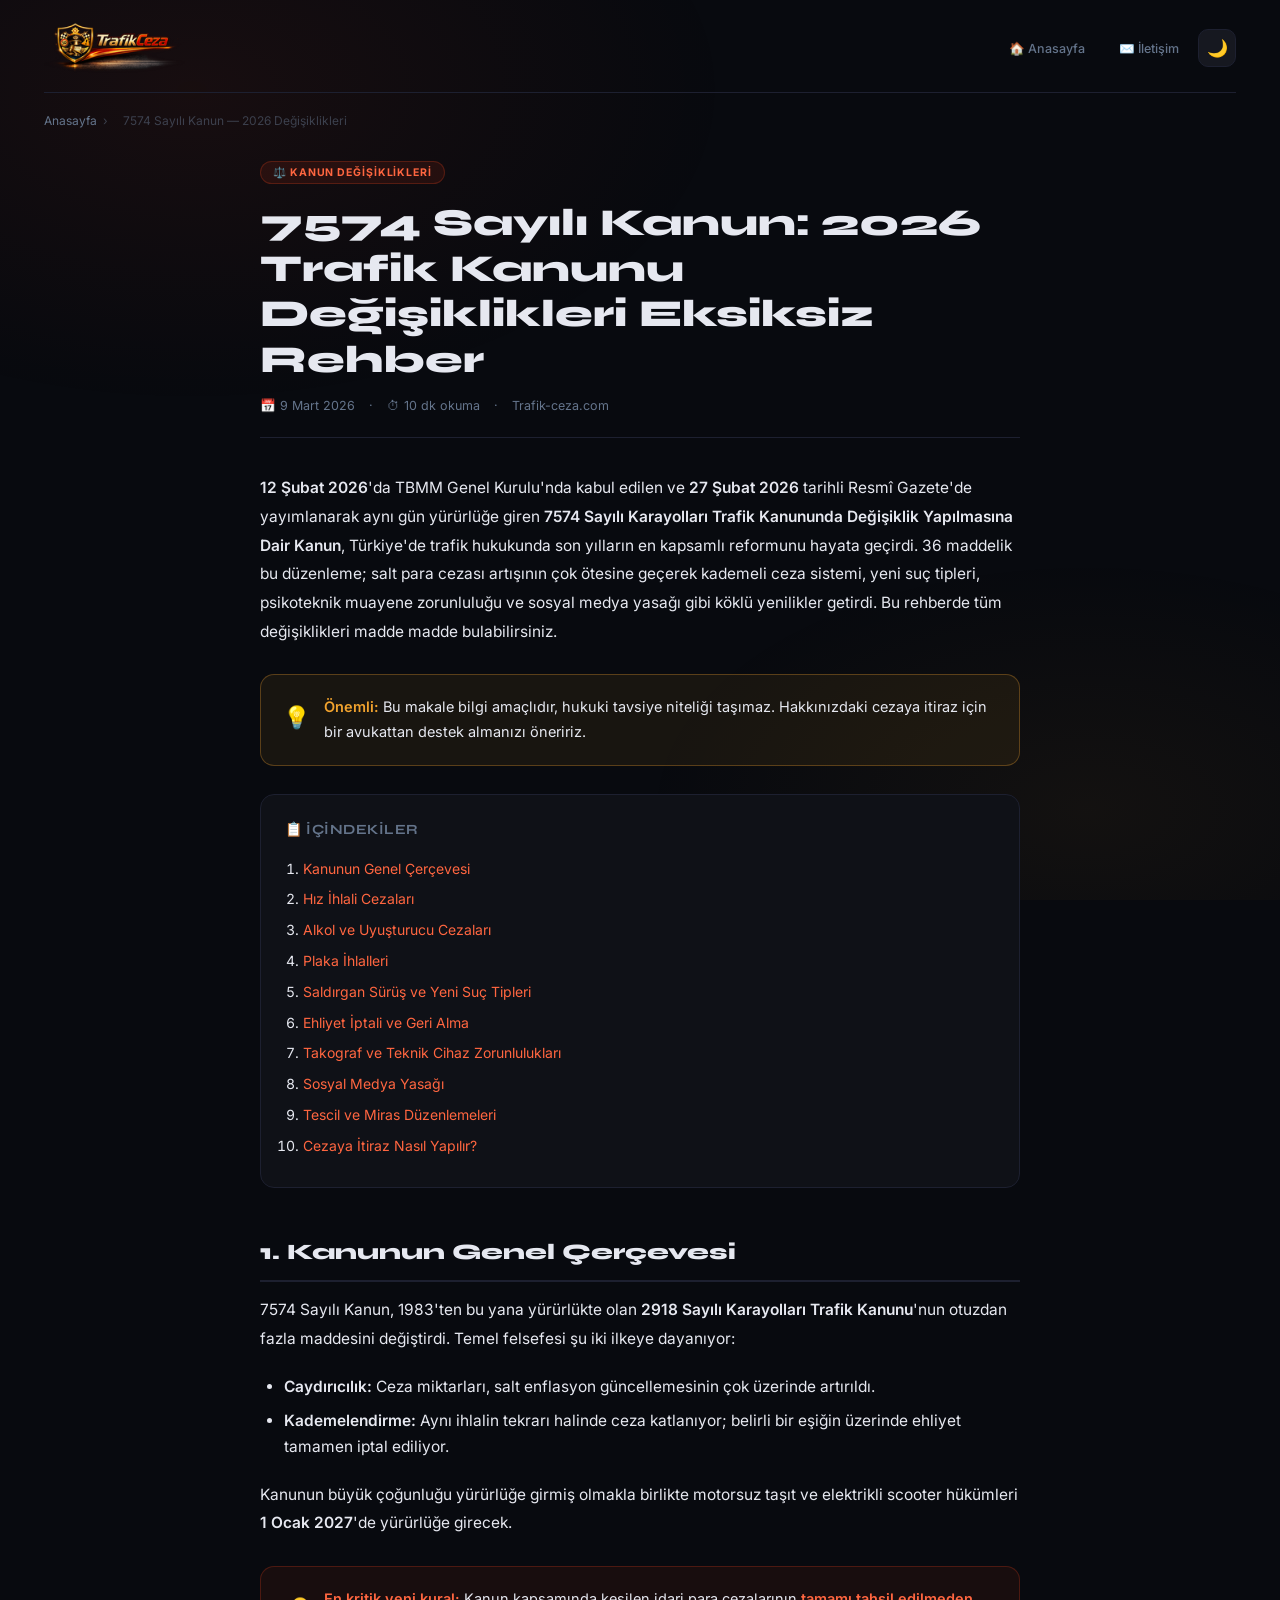
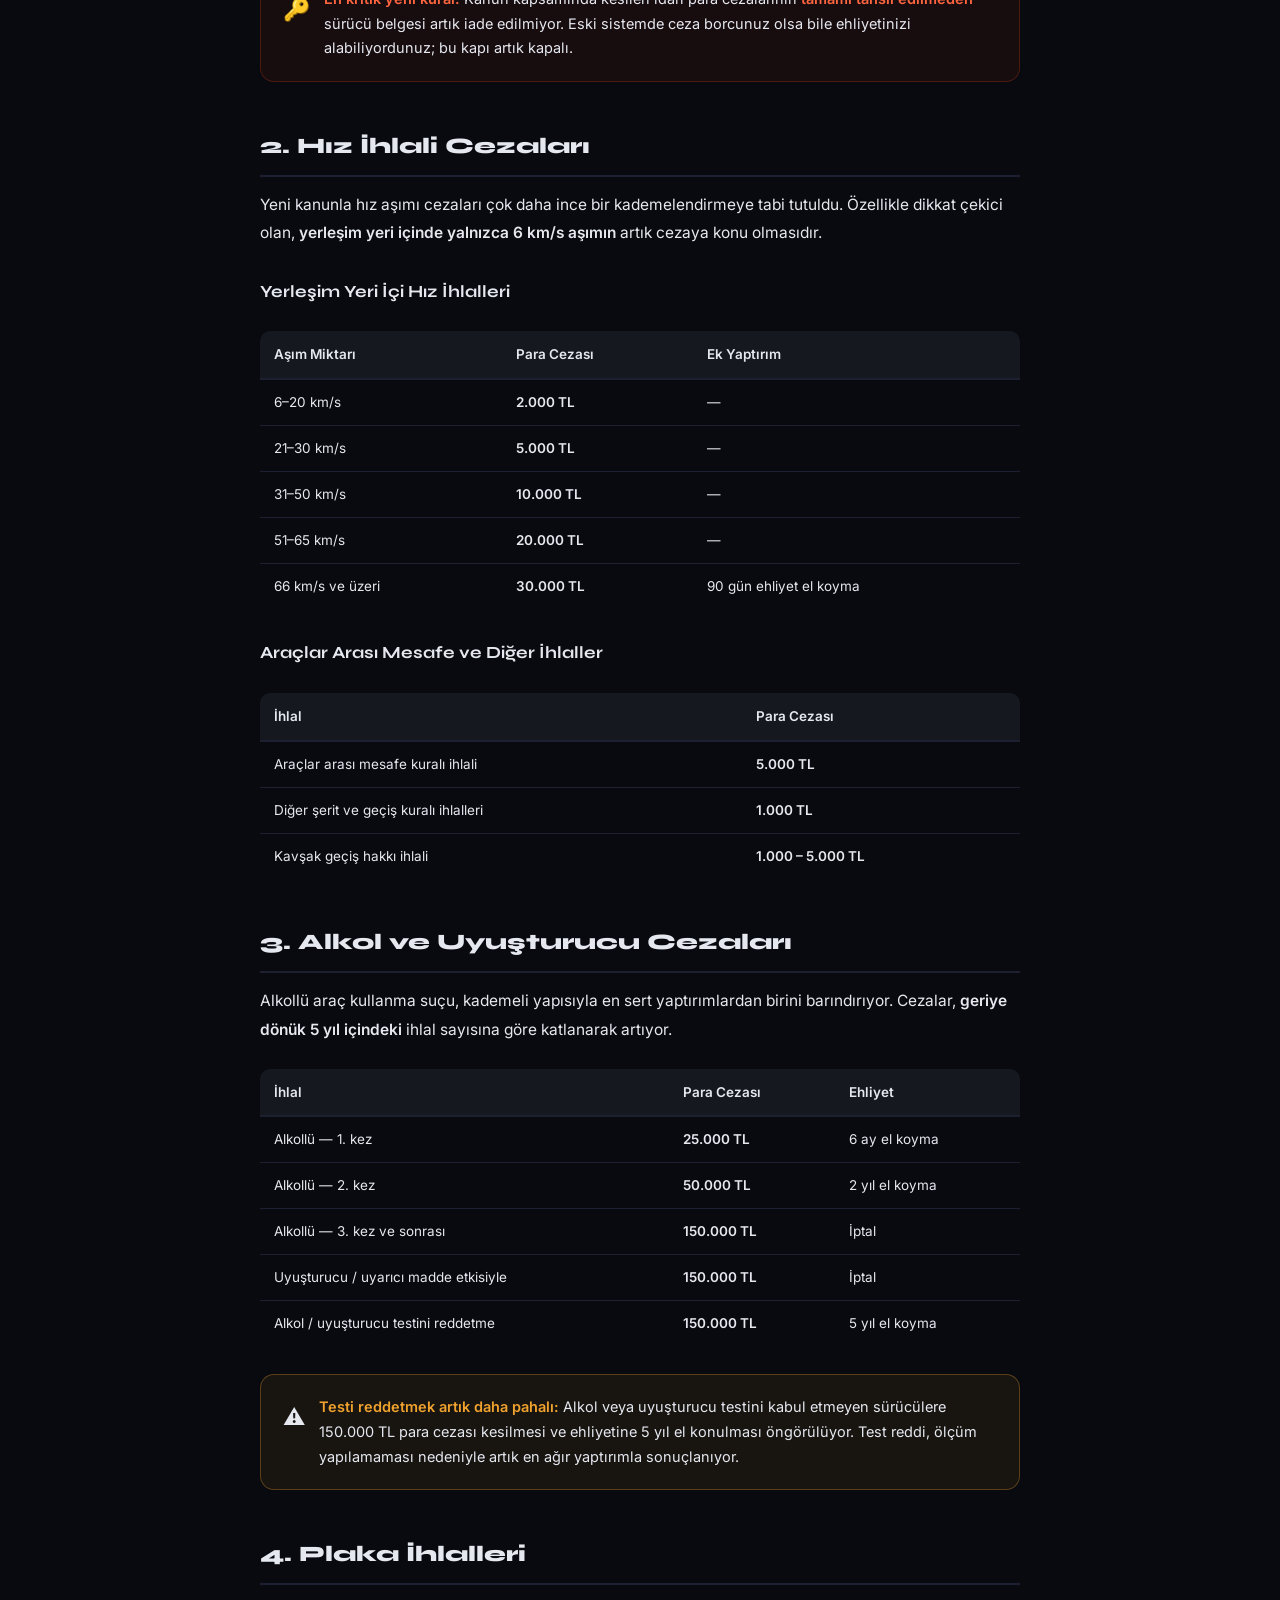
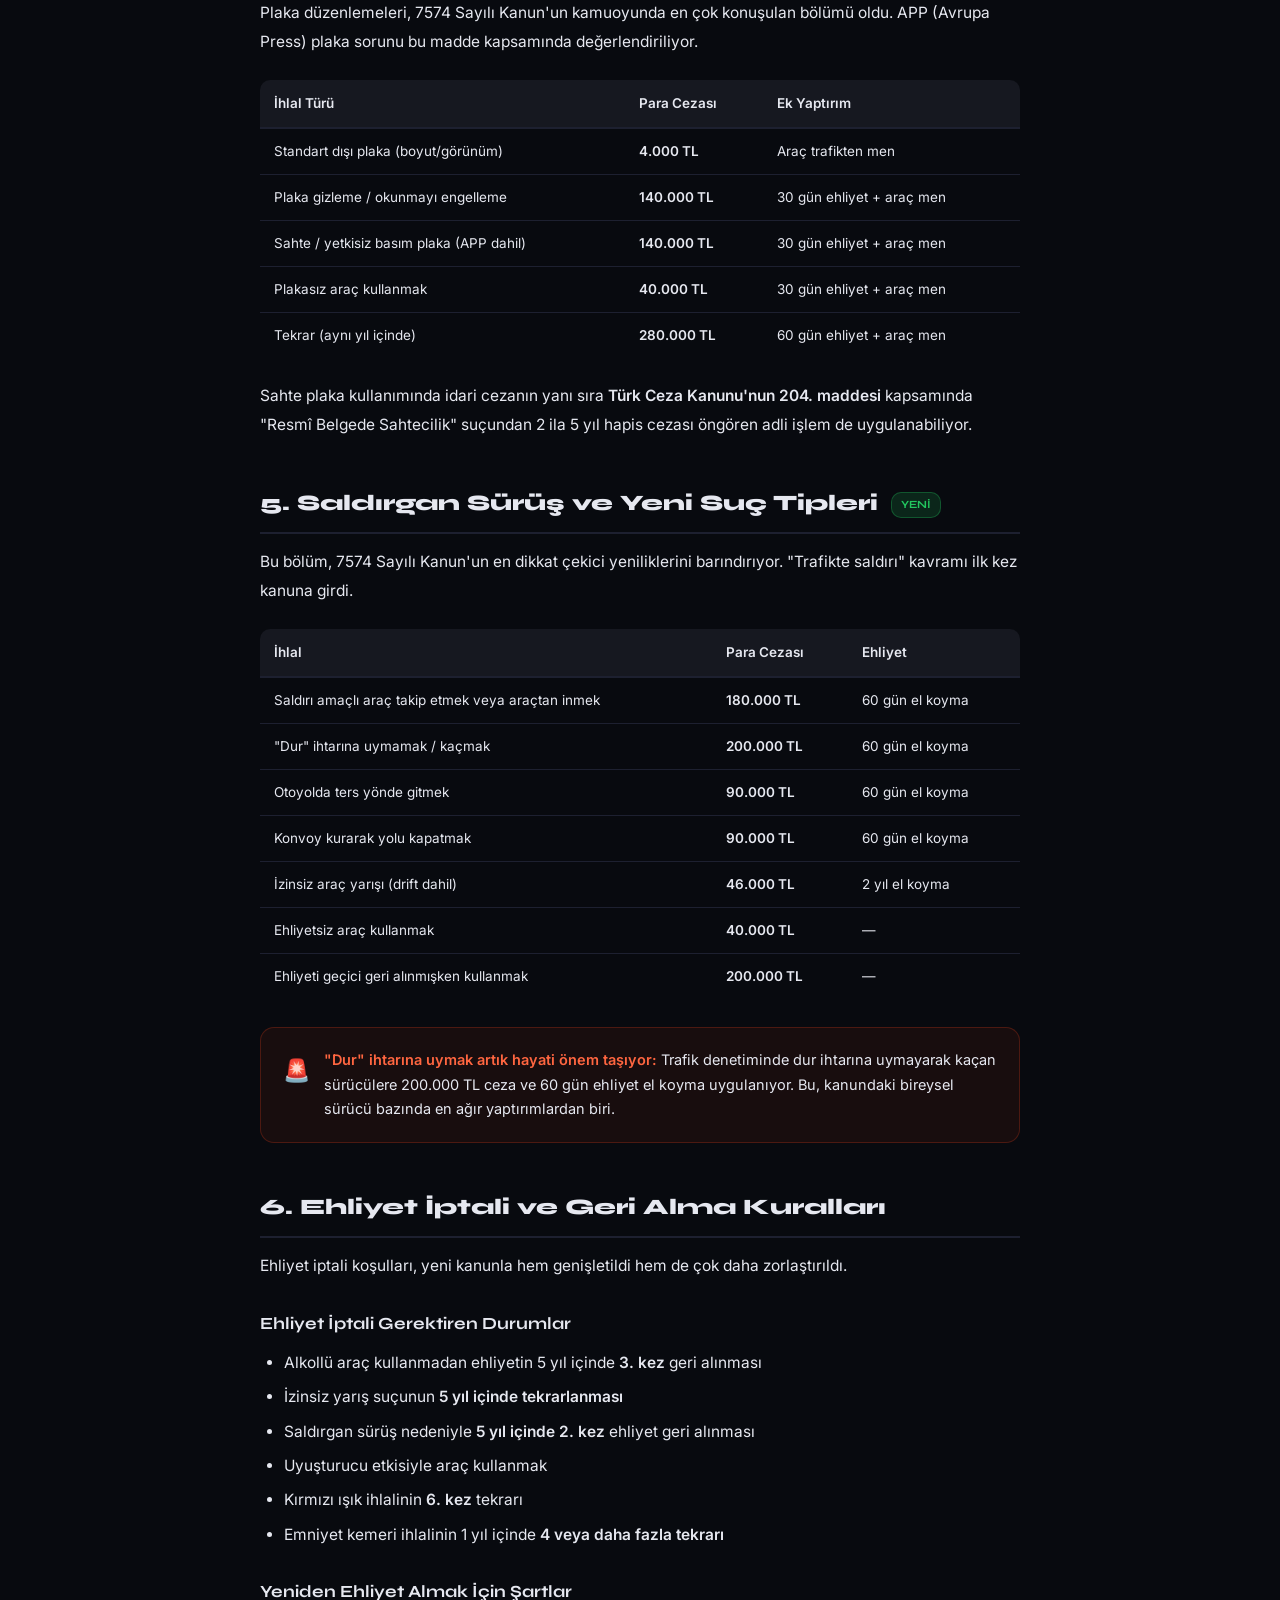
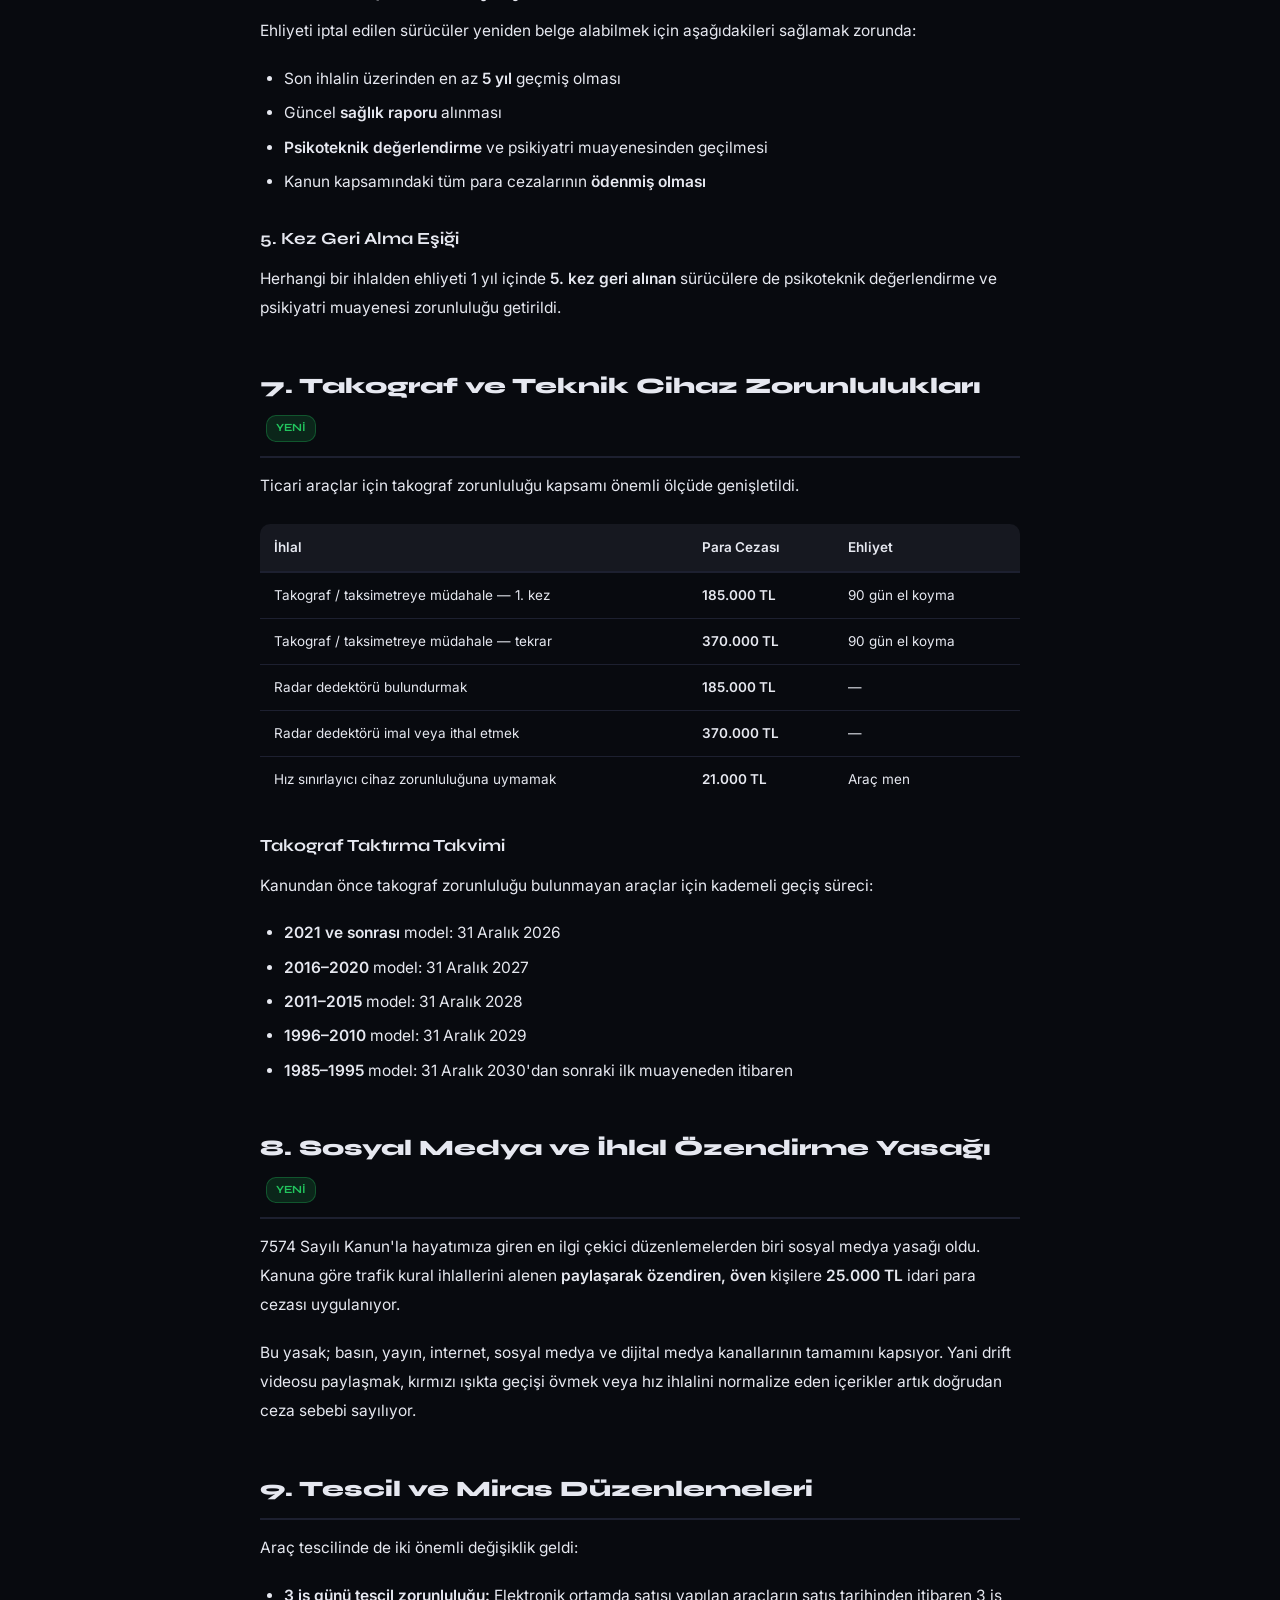
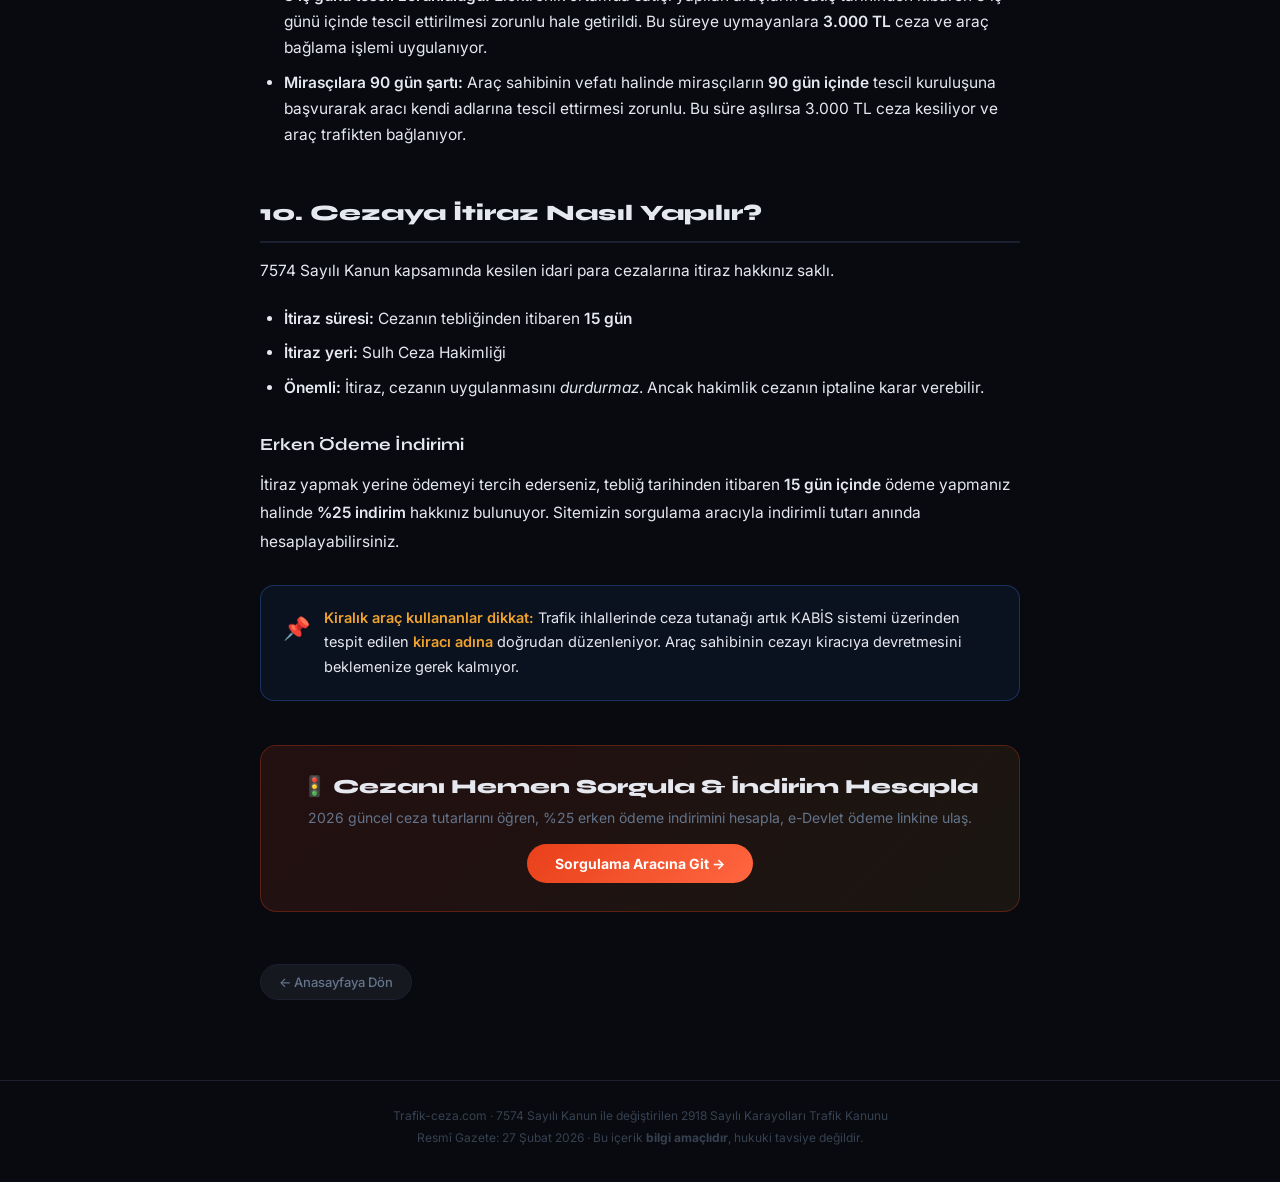
<file: 7574-sayili-kanun-2026-trafik-degisiklikleri.html>
<!DOCTYPE html>
<html lang="tr">
<head>
<meta charset="UTF-8">
<meta name="viewport" content="width=device-width, initial-scale=1.0">
<title>7574 Sayılı Kanun: 2026 Trafik Kanunu Değişiklikleri Tam Rehberi — Trafik-ceza.com</title>
<meta name="description" content="27 Şubat 2026'da yürürlüğe giren 7574 Sayılı Kanun ile trafik cezaları neler değişti? Hız, alkol, ehliyet, plaka, takograf, sosyal medya cezaları ve ehliyet iptali kuralları eksiksiz rehber.">
<meta name="robots" content="index, follow">
<meta name="author" content="Trafik-ceza.com">
<link rel="canonical" href="https://www.trafik-ceza.com/7574-sayili-kanun-2026-trafik-degisiklikleri.html">
<meta property="og:type" content="article">
<meta property="og:title" content="7574 Sayılı Kanun: 2026 Trafik Kanunu Değişiklikleri Tam Rehberi">
<meta property="og:description" content="27 Şubat 2026'da yürürlüğe giren 7574 Sayılı Kanun ile trafik cezaları neler değişti? Eksiksiz rehber.">
<meta property="og:locale" content="tr_TR">
<meta property="og:url" content="https://www.trafik-ceza.com/7574-sayili-kanun-2026-trafik-degisiklikleri.html">

<script type="application/ld+json">
{
  "@context": "https://schema.org",
  "@type": "Article",
  "headline": "7574 Sayılı Kanun: 2026 Trafik Kanunu Değişiklikleri Tam Rehberi",
  "description": "27 Şubat 2026 Resmî Gazete ile yürürlüğe giren 7574 Sayılı Kanun'un getirdiği tüm değişiklikler: hız, alkol, ehliyet, plaka, takograf ve daha fazlası.",
  "datePublished": "2026-03-09",
  "dateModified": "2026-03-09",
  "author": {"@type": "Organization", "name": "Trafik-ceza.com"},
  "publisher": {"@type": "Organization", "name": "Trafik-ceza.com", "url": "https://www.trafik-ceza.com"}
}
</script>

<script type="application/ld+json">
{
  "@context": "https://schema.org",
  "@type": "FAQPage",
  "mainEntity": [
    {
      "@type": "Question",
      "name": "7574 Sayılı Kanun ne zaman yürürlüğe girdi?",
      "acceptedAnswer": {"@type": "Answer", "text": "7574 Sayılı Kanun, 12 Şubat 2026'da TBMM'de kabul edildi ve 27 Şubat 2026 tarihli Resmî Gazete'de yayımlanarak aynı gün yürürlüğe girdi."}
    },
    {
      "@type": "Question",
      "name": "Yeni kanunla en yüksek trafik cezası kaç TL?",
      "acceptedAnswer": {"@type": "Answer", "text": "7574 Sayılı Kanun ile getirilen en yüksek idari para cezası, radar dedektörü imal veya ithal edenlere uygulanan 370.000 TL'dir. Araçta radar dedektörü bulundurmak ise 185.000 TL ceza gerektirmektedir."}
    },
    {
      "@type": "Question",
      "name": "Ehliyetimi geri almak için cezamı ödemem şart mı?",
      "acceptedAnswer": {"@type": "Answer", "text": "Evet. 7574 Sayılı Kanun ile birlikte kanun kapsamında kesilen idari para cezalarının tamamı tahsil edilmeden sürücü belgesi iade edilmiyor."}
    },
    {
      "@type": "Question",
      "name": "Sosyal medyada trafik ihlali paylaşmak ceza mı?",
      "acceptedAnswer": {"@type": "Answer", "text": "Evet. Trafik kural ihlalini özendiren görüntü yayanlara ve övenlere 25.000 TL idari para cezası kesilmektedir."}
    }
  ]
}
</script>

<link rel="preconnect" href="https://fonts.googleapis.com">
<link rel="preconnect" href="https://fonts.gstatic.com" crossorigin>
<link href="https://fonts.googleapis.com/css2?family=Syne:wght@700;800&family=Inter:wght@300;400;500&display=swap" rel="stylesheet">
<style>
:root{
  --bg:#080a0f;--surf:#0f1117;--surf2:#161820;--border:#1d2030;
  --accent:#e8401a;--accent2:#ff6640;--gold:#f0a22e;
  --text:#e6e8f0;--muted:#64748b;--dim:#374151;
  --grad1:rgba(232,64,26,.07);--grad2:rgba(240,162,46,.05);
}
html.light{
  --bg:#f4f5f7;--surf:#ffffff;--surf2:#eef0f4;--border:#dde1ea;
  --accent:#d03a15;--accent2:#e8521e;--gold:#c47f00;
  --text:#111827;--muted:#6b7280;--dim:#9ca3af;
  --grad1:rgba(232,64,26,.04);--grad2:rgba(240,162,46,.03);
}
*,*::before,*::after{margin:0;padding:0;box-sizing:border-box}
html{scroll-behavior:smooth}
body{background:var(--bg);color:var(--text);font-family:'Inter',sans-serif;min-height:100vh;overflow-x:hidden;-webkit-font-smoothing:antialiased;transition:background .3s,color .3s}
body::before{content:'';position:fixed;inset:0;background:radial-gradient(ellipse 60% 50% at 15% 10%,var(--grad1) 0%,transparent 70%),radial-gradient(ellipse 50% 40% at 85% 90%,var(--grad2) 0%,transparent 70%);pointer-events:none;z-index:0}
.page-wrap{max-width:1240px;margin:0 auto;padding:0 24px;position:relative;z-index:1}
header{padding:22px 0 18px;border-bottom:1px solid var(--border)}
.hdr{display:flex;align-items:center;justify-content:space-between;flex-wrap:wrap;gap:12px}
.logo{display:flex;align-items:center;text-decoration:none}
.logo-img{height:52px;width:auto;display:block}
.hdr-right{display:flex;align-items:center;gap:4px}
.nav-link{padding:6px 14px;border-radius:20px;font-size:12.5px;font-weight:500;color:var(--muted);text-decoration:none;border:1px solid transparent;transition:all .15s}
.nav-link:hover{color:var(--text);background:var(--surf2);border-color:var(--border)}
.theme-btn{width:38px;height:38px;border-radius:10px;border:1.5px solid var(--border);background:var(--surf2);cursor:pointer;display:flex;align-items:center;justify-content:center;font-size:17px;transition:all .2s;position:relative;overflow:hidden}
.theme-btn:hover{border-color:var(--accent);transform:scale(1.07)}
.theme-btn .icon-dark,.theme-btn .icon-light{position:absolute;transition:opacity .3s,transform .3s;line-height:1}
.theme-btn .icon-dark{opacity:1;transform:rotate(0deg) scale(1)}
.theme-btn .icon-light{opacity:0;transform:rotate(90deg) scale(.5)}
html.light .theme-btn .icon-dark{opacity:0;transform:rotate(-90deg) scale(.5)}
html.light .theme-btn .icon-light{opacity:1;transform:rotate(0deg) scale(1)}
.breadcrumb{padding:20px 0 0;font-size:12px;color:var(--muted)}
.breadcrumb a{color:var(--muted);text-decoration:none}
.breadcrumb a:hover{color:var(--accent2)}
.breadcrumb span{margin:0 6px;opacity:.5}
.article-wrap{max-width:760px;margin:0 auto;padding:32px 0 80px}
.article-cat{display:inline-block;font-size:10.5px;font-weight:700;letter-spacing:.9px;text-transform:uppercase;color:var(--accent2);background:rgba(232,64,26,.1);border:1px solid rgba(232,64,26,.25);padding:4px 12px;border-radius:20px;margin-bottom:16px}
h1{font-family:'Syne',sans-serif;font-weight:800;font-size:clamp(24px,4vw,38px);line-height:1.2;margin-bottom:16px}
.article-meta{display:flex;align-items:center;gap:14px;font-size:12.5px;color:var(--muted);flex-wrap:wrap;margin-bottom:36px;padding-bottom:24px;border-bottom:1px solid var(--border)}
.article-content{font-size:15.5px;line-height:1.85;color:var(--text)}
.article-content h2{font-family:'Syne',sans-serif;font-weight:800;font-size:22px;margin:44px 0 14px;padding-bottom:8px;border-bottom:2px solid var(--border)}
.article-content h3{font-family:'Syne',sans-serif;font-weight:700;font-size:17px;margin:28px 0 10px;color:var(--text)}
.article-content p{margin-bottom:20px}
.article-content strong{font-weight:600}
.article-content ul,.article-content ol{padding-left:24px;margin-bottom:20px}
.article-content li{margin-bottom:8px;line-height:1.7}
.article-content table{width:100%;border-collapse:collapse;margin:24px 0;font-size:13.5px;border-radius:10px;overflow:hidden}
.article-content th{background:var(--surf2);font-weight:600;padding:11px 14px;text-align:left;border-bottom:2px solid var(--border)}
.article-content td{padding:10px 14px;border-bottom:1px solid var(--border);vertical-align:top}
.article-content tr:last-child td{border-bottom:none}
.article-content tr:hover td{background:var(--surf2)}
.article-content blockquote{border-left:3px solid var(--accent);padding:14px 18px;background:var(--surf);border-radius:0 10px 10px 0;margin:24px 0;font-style:italic;color:var(--muted)}
.article-content a{color:var(--accent2);text-underline-offset:3px}
.info-box{background:rgba(232,64,26,.07);border:1.5px solid rgba(232,64,26,.25);border-radius:14px;padding:20px 22px;margin:28px 0;display:flex;gap:14px;align-items:flex-start}
.info-box.gold{background:rgba(240,162,46,.07);border-color:rgba(240,162,46,.3)}
.info-box.blue{background:rgba(59,130,246,.07);border-color:rgba(59,130,246,.3)}
.info-box .icon{font-size:22px;flex-shrink:0;margin-top:2px}
.info-box p{margin:0;font-size:14.5px;line-height:1.7}
.info-box strong{color:var(--gold)}
.info-box.red strong{color:var(--accent2)}

/* İçindekiler */
.toc{background:var(--surf);border:1.5px solid var(--border);border-radius:14px;padding:22px 24px;margin:0 0 36px}
.toc-title{font-family:'Syne',sans-serif;font-weight:700;font-size:14px;margin-bottom:14px;color:var(--muted);letter-spacing:.5px;text-transform:uppercase}
.toc ol{padding-left:18px;margin:0}
.toc li{margin-bottom:7px;font-size:14px}
.toc a{color:var(--accent2);text-decoration:none}
.toc a:hover{text-decoration:underline}

.badge{display:inline-block;font-size:11px;font-weight:700;padding:2px 9px;border-radius:10px;margin-left:6px;vertical-align:middle}
.badge.new{background:rgba(34,197,94,.15);color:#22c55e;border:1px solid rgba(34,197,94,.3)}
.badge.heavy{background:rgba(239,68,68,.15);color:#ef4444;border:1px solid rgba(239,68,68,.3)}

.cta-box{background:linear-gradient(135deg,rgba(232,64,26,.12),rgba(240,162,46,.08));border:1.5px solid rgba(232,64,26,.3);border-radius:16px;padding:28px 24px;text-align:center;margin:44px 0}
.cta-box h3{font-family:'Syne',sans-serif;font-weight:800;font-size:20px;margin-bottom:10px}
.cta-box p{color:var(--muted);font-size:14px;margin-bottom:18px}
.cta-box a{display:inline-block;background:linear-gradient(135deg,var(--accent),var(--accent2));color:#fff;font-weight:700;font-size:14px;padding:11px 28px;border-radius:24px;text-decoration:none;transition:opacity .15s}
.cta-box a:hover{opacity:.88}
.back-btn{display:inline-flex;align-items:center;gap:7px;padding:9px 18px;border-radius:22px;border:1.5px solid var(--border);background:var(--surf2);color:var(--muted);text-decoration:none;font-size:13px;font-weight:500;margin-top:8px;transition:all .15s}
.back-btn:hover{border-color:var(--accent);color:var(--accent2)}
footer{border-top:1px solid var(--border);padding:24px 20px 32px;text-align:center;font-size:12px;color:var(--dim);line-height:1.9;position:relative;z-index:1}
@media(max-width:580px){.hdr{flex-direction:column;align-items:flex-start}}
</style>
</head>
<body>
<div class="page-wrap">

<header>
  <div class="hdr">
    <a class="logo" href="https://www.trafik-ceza.com">
      <img src="[data-uri]" alt="Trafik-ceza.com" class="logo-img">
    </a>
    <nav class="hdr-right">
      <a href="/index.html" class="nav-link">🏠 Anasayfa</a>
      <a href="/iletisim.html" class="nav-link">✉️ İletişim</a>
      <button class="theme-btn" id="themeBtn" aria-label="Tema değiştir">
        <span class="icon-dark">🌙</span>
        <span class="icon-light">☀️</span>
      </button>
    </nav>
  </div>
</header>

<nav class="breadcrumb">
  <a href="/">Anasayfa</a><span>›</span>
  <span>7574 Sayılı Kanun — 2026 Değişiklikleri</span>
</nav>

<article class="article-wrap">

  <div class="article-cat">⚖️ Kanun Değişiklikleri</div>

  <h1>7574 Sayılı Kanun: 2026 Trafik Kanunu Değişiklikleri Eksiksiz Rehber</h1>

  <div class="article-meta">
    <span>📅 9 Mart 2026</span>
    <span>·</span>
    <span>⏱ 10 dk okuma</span>
    <span>·</span>
    <span>Trafik-ceza.com</span>
  </div>

  <div class="article-content">

    <p>
      <strong>12 Şubat 2026</strong>'da TBMM Genel Kurulu'nda kabul edilen ve
      <strong>27 Şubat 2026</strong> tarihli Resmî Gazete'de yayımlanarak aynı gün yürürlüğe giren
      <strong>7574 Sayılı Karayolları Trafik Kanununda Değişiklik Yapılmasına Dair Kanun</strong>,
      Türkiye'de trafik hukukunda son yılların en kapsamlı reformunu hayata geçirdi.
      36 maddelik bu düzenleme; salt para cezası artışının çok ötesine geçerek kademeli ceza sistemi,
      yeni suç tipleri, psikoteknik muayene zorunluluğu ve sosyal medya yasağı gibi köklü yenilikler getirdi.
      Bu rehberde tüm değişiklikleri madde madde bulabilirsiniz.
    </p>

    <div class="info-box gold">
      <div class="icon">💡</div>
      <p><strong>Önemli:</strong> Bu makale bilgi amaçlıdır, hukuki tavsiye niteliği taşımaz. Hakkınızdaki
      cezaya itiraz için bir avukattan destek almanızı öneririz.</p>
    </div>

    <!-- İÇİNDEKİLER -->
    <nav class="toc">
      <div class="toc-title">📋 İçindekiler</div>
      <ol>
        <li><a href="#genel">Kanunun Genel Çerçevesi</a></li>
        <li><a href="#hiz">Hız İhlali Cezaları</a></li>
        <li><a href="#alkol">Alkol ve Uyuşturucu Cezaları</a></li>
        <li><a href="#plaka">Plaka İhlalleri</a></li>
        <li><a href="#saldiri">Saldırgan Sürüş ve Yeni Suç Tipleri</a></li>
        <li><a href="#ehliyet">Ehliyet İptali ve Geri Alma</a></li>
        <li><a href="#takograf">Takograf ve Teknik Cihaz Zorunlulukları</a></li>
        <li><a href="#sosyalmedya">Sosyal Medya Yasağı</a></li>
        <li><a href="#tescil">Tescil ve Miras Düzenlemeleri</a></li>
        <li><a href="#itiraz">Cezaya İtiraz Nasıl Yapılır?</a></li>
      </ol>
    </nav>

    <!-- 1 -->
    <h2 id="genel">1. Kanunun Genel Çerçevesi</h2>

    <p>
      7574 Sayılı Kanun, 1983'ten bu yana yürürlükte olan <strong>2918 Sayılı Karayolları Trafik Kanunu</strong>'nun
      otuzdan fazla maddesini değiştirdi. Temel felsefesi şu iki ilkeye dayanıyor:
    </p>
    <ul>
      <li><strong>Caydırıcılık:</strong> Ceza miktarları, salt enflasyon güncellemesinin çok üzerinde artırıldı.</li>
      <li><strong>Kademelendirme:</strong> Aynı ihlalin tekrarı halinde ceza katlanıyor; belirli bir eşiğin üzerinde ehliyet tamamen iptal ediliyor.</li>
    </ul>
    <p>
      Kanunun büyük çoğunluğu yürürlüğe girmiş olmakla birlikte motorsuz taşıt ve elektrikli scooter hükümleri
      <strong>1 Ocak 2027</strong>'de yürürlüğe girecek.
    </p>

    <div class="info-box red">
      <div class="icon">🔑</div>
      <p>
        <strong>En kritik yeni kural:</strong> Kanun kapsamında kesilen idari para cezalarının
        <strong>tamamı tahsil edilmeden</strong> sürücü belgesi artık iade edilmiyor.
        Eski sistemde ceza borcunuz olsa bile ehliyetinizi alabiliyordunuz; bu kapı artık kapalı.
      </p>
    </div>

    <!-- 2 -->
    <h2 id="hiz">2. Hız İhlali Cezaları</h2>

    <p>
      Yeni kanunla hız aşımı cezaları çok daha ince bir kademelendirmeye tabi tutuldu.
      Özellikle dikkat çekici olan, <strong>yerleşim yeri içinde yalnızca 6 km/s aşımın</strong>
      artık cezaya konu olmasıdır.
    </p>

    <h3>Yerleşim Yeri İçi Hız İhlalleri</h3>
    <table>
      <thead>
        <tr><th>Aşım Miktarı</th><th>Para Cezası</th><th>Ek Yaptırım</th></tr>
      </thead>
      <tbody>
        <tr><td>6–20 km/s</td><td><strong>2.000 TL</strong></td><td>—</td></tr>
        <tr><td>21–30 km/s</td><td><strong>5.000 TL</strong></td><td>—</td></tr>
        <tr><td>31–50 km/s</td><td><strong>10.000 TL</strong></td><td>—</td></tr>
        <tr><td>51–65 km/s</td><td><strong>20.000 TL</strong></td><td>—</td></tr>
        <tr><td>66 km/s ve üzeri</td><td><strong>30.000 TL</strong></td><td>90 gün ehliyet el koyma</td></tr>
      </tbody>
    </table>

    <h3>Araçlar Arası Mesafe ve Diğer İhlaller</h3>
    <table>
      <thead>
        <tr><th>İhlal</th><th>Para Cezası</th></tr>
      </thead>
      <tbody>
        <tr><td>Araçlar arası mesafe kuralı ihlali</td><td><strong>5.000 TL</strong></td></tr>
        <tr><td>Diğer şerit ve geçiş kuralı ihlalleri</td><td><strong>1.000 TL</strong></td></tr>
        <tr><td>Kavşak geçiş hakkı ihlali</td><td><strong>1.000 – 5.000 TL</strong></td></tr>
      </tbody>
    </table>

    <!-- 3 -->
    <h2 id="alkol">3. Alkol ve Uyuşturucu Cezaları</h2>

    <p>
      Alkollü araç kullanma suçu, kademeli yapısıyla en sert yaptırımlardan birini barındırıyor.
      Cezalar, <strong>geriye dönük 5 yıl içindeki</strong> ihlal sayısına göre katlanarak artıyor.
    </p>

    <table>
      <thead>
        <tr><th>İhlal</th><th>Para Cezası</th><th>Ehliyet</th></tr>
      </thead>
      <tbody>
        <tr><td>Alkollü — 1. kez</td><td><strong>25.000 TL</strong></td><td>6 ay el koyma</td></tr>
        <tr><td>Alkollü — 2. kez</td><td><strong>50.000 TL</strong></td><td>2 yıl el koyma</td></tr>
        <tr><td>Alkollü — 3. kez ve sonrası</td><td><strong>150.000 TL</strong></td><td>İptal</td></tr>
        <tr><td>Uyuşturucu / uyarıcı madde etkisiyle</td><td><strong>150.000 TL</strong></td><td>İptal</td></tr>
        <tr><td>Alkol / uyuşturucu testini reddetme</td><td><strong>150.000 TL</strong></td><td>5 yıl el koyma</td></tr>
      </tbody>
    </table>

    <div class="info-box gold">
      <div class="icon">⚠️</div>
      <p>
        <strong>Testi reddetmek artık daha pahalı:</strong> Alkol veya uyuşturucu testini kabul etmeyen
        sürücülere 150.000 TL para cezası kesilmesi ve ehliyetine 5 yıl el konulması öngörülüyor.
        Test reddi, ölçüm yapılamaması nedeniyle artık en ağır yaptırımla sonuçlanıyor.
      </p>
    </div>

    <!-- 4 -->
    <h2 id="plaka">4. Plaka İhlalleri</h2>

    <p>
      Plaka düzenlemeleri, 7574 Sayılı Kanun'un kamuoyunda en çok konuşulan bölümü oldu.
      APP (Avrupa Press) plaka sorunu bu madde kapsamında değerlendiriliyor.
    </p>

    <table>
      <thead>
        <tr><th>İhlal Türü</th><th>Para Cezası</th><th>Ek Yaptırım</th></tr>
      </thead>
      <tbody>
        <tr><td>Standart dışı plaka (boyut/görünüm)</td><td><strong>4.000 TL</strong></td><td>Araç trafikten men</td></tr>
        <tr><td>Plaka gizleme / okunmayı engelleme</td><td><strong>140.000 TL</strong></td><td>30 gün ehliyet + araç men</td></tr>
        <tr><td>Sahte / yetkisiz basım plaka (APP dahil)</td><td><strong>140.000 TL</strong></td><td>30 gün ehliyet + araç men</td></tr>
        <tr><td>Plakasız araç kullanmak</td><td><strong>40.000 TL</strong></td><td>30 gün ehliyet + araç men</td></tr>
        <tr><td>Tekrar (aynı yıl içinde)</td><td><strong>280.000 TL</strong></td><td>60 gün ehliyet + araç men</td></tr>
      </tbody>
    </table>

    <p>
      Sahte plaka kullanımında idari cezanın yanı sıra <strong>Türk Ceza Kanunu'nun 204. maddesi</strong>
      kapsamında "Resmî Belgede Sahtecilik" suçundan 2 ila 5 yıl hapis cezası öngören
      adli işlem de uygulanabiliyor.
    </p>

    <!-- 5 -->
    <h2 id="saldiri">5. Saldırgan Sürüş ve Yeni Suç Tipleri <span class="badge new">YENİ</span></h2>

    <p>
      Bu bölüm, 7574 Sayılı Kanun'un en dikkat çekici yeniliklerini barındırıyor.
      "Trafikte saldırı" kavramı ilk kez kanuna girdi.
    </p>

    <table>
      <thead>
        <tr><th>İhlal</th><th>Para Cezası</th><th>Ehliyet</th></tr>
      </thead>
      <tbody>
        <tr><td>Saldırı amaçlı araç takip etmek veya araçtan inmek</td><td><strong>180.000 TL</strong></td><td>60 gün el koyma</td></tr>
        <tr><td>"Dur" ihtarına uymamak / kaçmak</td><td><strong>200.000 TL</strong></td><td>60 gün el koyma</td></tr>
        <tr><td>Otoyolda ters yönde gitmek</td><td><strong>90.000 TL</strong></td><td>60 gün el koyma</td></tr>
        <tr><td>Konvoy kurarak yolu kapatmak</td><td><strong>90.000 TL</strong></td><td>60 gün el koyma</td></tr>
        <tr><td>İzinsiz araç yarışı (drift dahil)</td><td><strong>46.000 TL</strong></td><td>2 yıl el koyma</td></tr>
        <tr><td>Ehliyetsiz araç kullanmak</td><td><strong>40.000 TL</strong></td><td>—</td></tr>
        <tr><td>Ehliyeti geçici geri alınmışken kullanmak</td><td><strong>200.000 TL</strong></td><td>—</td></tr>
      </tbody>
    </table>

    <div class="info-box red">
      <div class="icon">🚨</div>
      <p>
        <strong>"Dur" ihtarına uymak artık hayati önem taşıyor:</strong> Trafik denetiminde dur
        ihtarına uymayarak kaçan sürücülere 200.000 TL ceza ve 60 gün ehliyet el koyma uygulanıyor.
        Bu, kanundaki bireysel sürücü bazında en ağır yaptırımlardan biri.
      </p>
    </div>

    <!-- 6 -->
    <h2 id="ehliyet">6. Ehliyet İptali ve Geri Alma Kuralları</h2>

    <p>
      Ehliyet iptali koşulları, yeni kanunla hem genişletildi hem de çok daha zorlaştırıldı.
    </p>

    <h3>Ehliyet İptali Gerektiren Durumlar</h3>
    <ul>
      <li>Alkollü araç kullanmadan ehliyetin 5 yıl içinde <strong>3. kez</strong> geri alınması</li>
      <li>İzinsiz yarış suçunun <strong>5 yıl içinde tekrarlanması</strong></li>
      <li>Saldırgan sürüş nedeniyle <strong>5 yıl içinde 2. kez</strong> ehliyet geri alınması</li>
      <li>Uyuşturucu etkisiyle araç kullanmak</li>
      <li>Kırmızı ışık ihlalinin <strong>6. kez</strong> tekrarı</li>
      <li>Emniyet kemeri ihlalinin 1 yıl içinde <strong>4 veya daha fazla tekrarı</strong></li>
    </ul>

    <h3>Yeniden Ehliyet Almak İçin Şartlar</h3>
    <p>
      Ehliyeti iptal edilen sürücüler yeniden belge alabilmek için aşağıdakileri sağlamak zorunda:
    </p>
    <ul>
      <li>Son ihlalin üzerinden en az <strong>5 yıl</strong> geçmiş olması</li>
      <li>Güncel <strong>sağlık raporu</strong> alınması</li>
      <li><strong>Psikoteknik değerlendirme</strong> ve psikiyatri muayenesinden geçilmesi</li>
      <li>Kanun kapsamındaki tüm para cezalarının <strong>ödenmiş olması</strong></li>
    </ul>

    <h3>5. Kez Geri Alma Eşiği</h3>
    <p>
      Herhangi bir ihlalden ehliyeti 1 yıl içinde <strong>5. kez geri alınan</strong> sürücülere
      de psikoteknik değerlendirme ve psikiyatri muayenesi zorunluluğu getirildi.
    </p>

    <!-- 7 -->
    <h2 id="takograf">7. Takograf ve Teknik Cihaz Zorunlulukları <span class="badge new">YENİ</span></h2>

    <p>
      Ticari araçlar için takograf zorunluluğu kapsamı önemli ölçüde genişletildi.
    </p>

    <table>
      <thead>
        <tr><th>İhlal</th><th>Para Cezası</th><th>Ehliyet</th></tr>
      </thead>
      <tbody>
        <tr><td>Takograf / taksimetreye müdahale — 1. kez</td><td><strong>185.000 TL</strong></td><td>90 gün el koyma</td></tr>
        <tr><td>Takograf / taksimetreye müdahale — tekrar</td><td><strong>370.000 TL</strong></td><td>90 gün el koyma</td></tr>
        <tr><td>Radar dedektörü bulundurmak</td><td><strong>185.000 TL</strong></td><td>—</td></tr>
        <tr><td>Radar dedektörü imal veya ithal etmek</td><td><strong>370.000 TL</strong></td><td>—</td></tr>
        <tr><td>Hız sınırlayıcı cihaz zorunluluğuna uymamak</td><td><strong>21.000 TL</strong></td><td>Araç men</td></tr>
      </tbody>
    </table>

    <h3>Takograf Taktırma Takvimi</h3>
    <p>
      Kanundan önce takograf zorunluluğu bulunmayan araçlar için kademeli geçiş süreci:
    </p>
    <ul>
      <li><strong>2021 ve sonrası</strong> model: 31 Aralık 2026</li>
      <li><strong>2016–2020</strong> model: 31 Aralık 2027</li>
      <li><strong>2011–2015</strong> model: 31 Aralık 2028</li>
      <li><strong>1996–2010</strong> model: 31 Aralık 2029</li>
      <li><strong>1985–1995</strong> model: 31 Aralık 2030'dan sonraki ilk muayeneden itibaren</li>
    </ul>

    <!-- 8 -->
    <h2 id="sosyalmedya">8. Sosyal Medya ve İhlal Özendirme Yasağı <span class="badge new">YENİ</span></h2>

    <p>
      7574 Sayılı Kanun'la hayatımıza giren en ilgi çekici düzenlemelerden biri sosyal medya yasağı oldu.
      Kanuna göre trafik kural ihlallerini alenen <strong>paylaşarak özendiren, öven</strong> kişilere
      <strong>25.000 TL</strong> idari para cezası uygulanıyor.
    </p>

    <p>
      Bu yasak; basın, yayın, internet, sosyal medya ve dijital medya kanallarının tamamını kapsıyor.
      Yani drift videosu paylaşmak, kırmızı ışıkta geçişi övmek veya hız ihlalini normalize eden
      içerikler artık doğrudan ceza sebebi sayılıyor.
    </p>

    <!-- 9 -->
    <h2 id="tescil">9. Tescil ve Miras Düzenlemeleri</h2>

    <p>
      Araç tescilinde de iki önemli değişiklik geldi:
    </p>

    <ul>
      <li>
        <strong>3 iş günü tescil zorunluluğu:</strong> Elektronik ortamda satışı yapılan araçların
        satış tarihinden itibaren 3 iş günü içinde tescil ettirilmesi zorunlu hale getirildi.
        Bu süreye uymayanlara <strong>3.000 TL</strong> ceza ve araç bağlama işlemi uygulanıyor.
      </li>
      <li>
        <strong>Mirasçılara 90 gün şartı:</strong> Araç sahibinin vefatı halinde mirasçıların
        <strong>90 gün içinde</strong> tescil kuruluşuna başvurarak aracı kendi adlarına tescil ettirmesi
        zorunlu. Bu süre aşılırsa 3.000 TL ceza kesiliyor ve araç trafikten bağlanıyor.
      </li>
    </ul>

    <!-- 10 -->
    <h2 id="itiraz">10. Cezaya İtiraz Nasıl Yapılır?</h2>

    <p>
      7574 Sayılı Kanun kapsamında kesilen idari para cezalarına itiraz hakkınız saklı.
    </p>

    <ul>
      <li><strong>İtiraz süresi:</strong> Cezanın tebliğinden itibaren <strong>15 gün</strong></li>
      <li><strong>İtiraz yeri:</strong> Sulh Ceza Hakimliği</li>
      <li><strong>Önemli:</strong> İtiraz, cezanın uygulanmasını <em>durdurmaz</em>. Ancak hakimlik
      cezanın iptaline karar verebilir.</li>
    </ul>

    <h3>Erken Ödeme İndirimi</h3>
    <p>
      İtiraz yapmak yerine ödemeyi tercih ederseniz, tebliğ tarihinden itibaren <strong>15 gün içinde</strong>
      ödeme yapmanız halinde <strong>%25 indirim</strong> hakkınız bulunuyor.
      Sitemizin sorgulama aracıyla indirimli tutarı anında hesaplayabilirsiniz.
    </p>

    <div class="info-box blue">
      <div class="icon">📌</div>
      <p>
        <strong>Kiralık araç kullananlar dikkat:</strong> Trafik ihlallerinde ceza tutanağı artık
        KABİS sistemi üzerinden tespit edilen <strong>kiracı adına</strong> doğrudan düzenleniyor.
        Araç sahibinin cezayı kiracıya devretmesini beklemenize gerek kalmıyor.
      </p>
    </div>

  </div><!-- /article-content -->

  <div class="cta-box">
    <h3>🚦 Cezanı Hemen Sorgula &amp; İndirim Hesapla</h3>
    <p>2026 güncel ceza tutarlarını öğren, %25 erken ödeme indirimini hesapla, e-Devlet ödeme linkine ulaş.</p>
    <a href="https://www.trafik-ceza.com">Sorgulama Aracına Git →</a>
  </div>

  <a href="https://www.trafik-ceza.com" class="back-btn">← Anasayfaya Dön</a>

</article>
</div>

<footer>
  <p>Trafik-ceza.com · 7574 Sayılı Kanun ile değiştirilen 2918 Sayılı Karayolları Trafik Kanunu</p>
  <p>Resmî Gazete: 27 Şubat 2026 · Bu içerik <strong>bilgi amaçlıdır</strong>, hukuki tavsiye değildir.</p>
</footer>

<script>
(function(){
  const html=document.documentElement,btn=document.getElementById('themeBtn'),KEY='trafik-ceza-theme';
  if(localStorage.getItem(KEY)==='light') html.classList.add('light');
  btn.addEventListener('click',()=>{const l=html.classList.toggle('light');localStorage.setItem(KEY,l?'light':'dark');});
})();
</script>
</body>
</html>
</file>
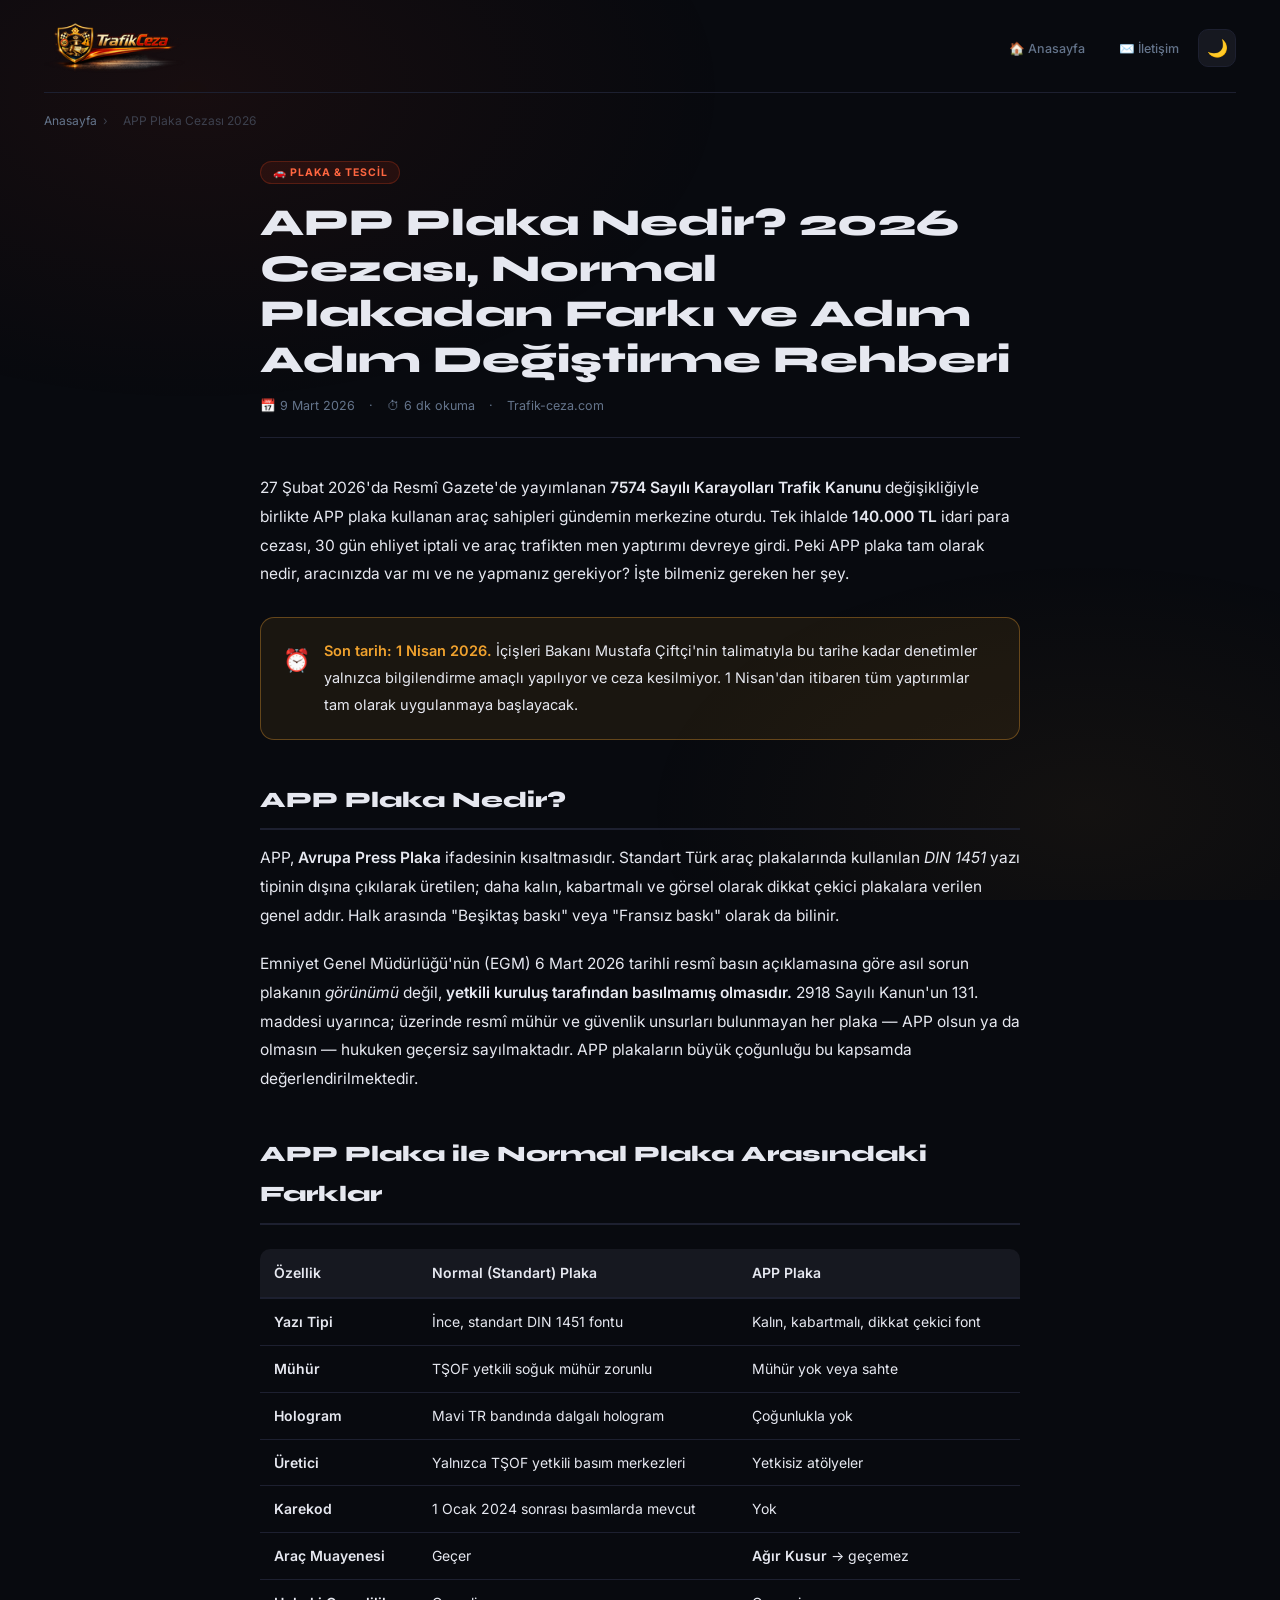
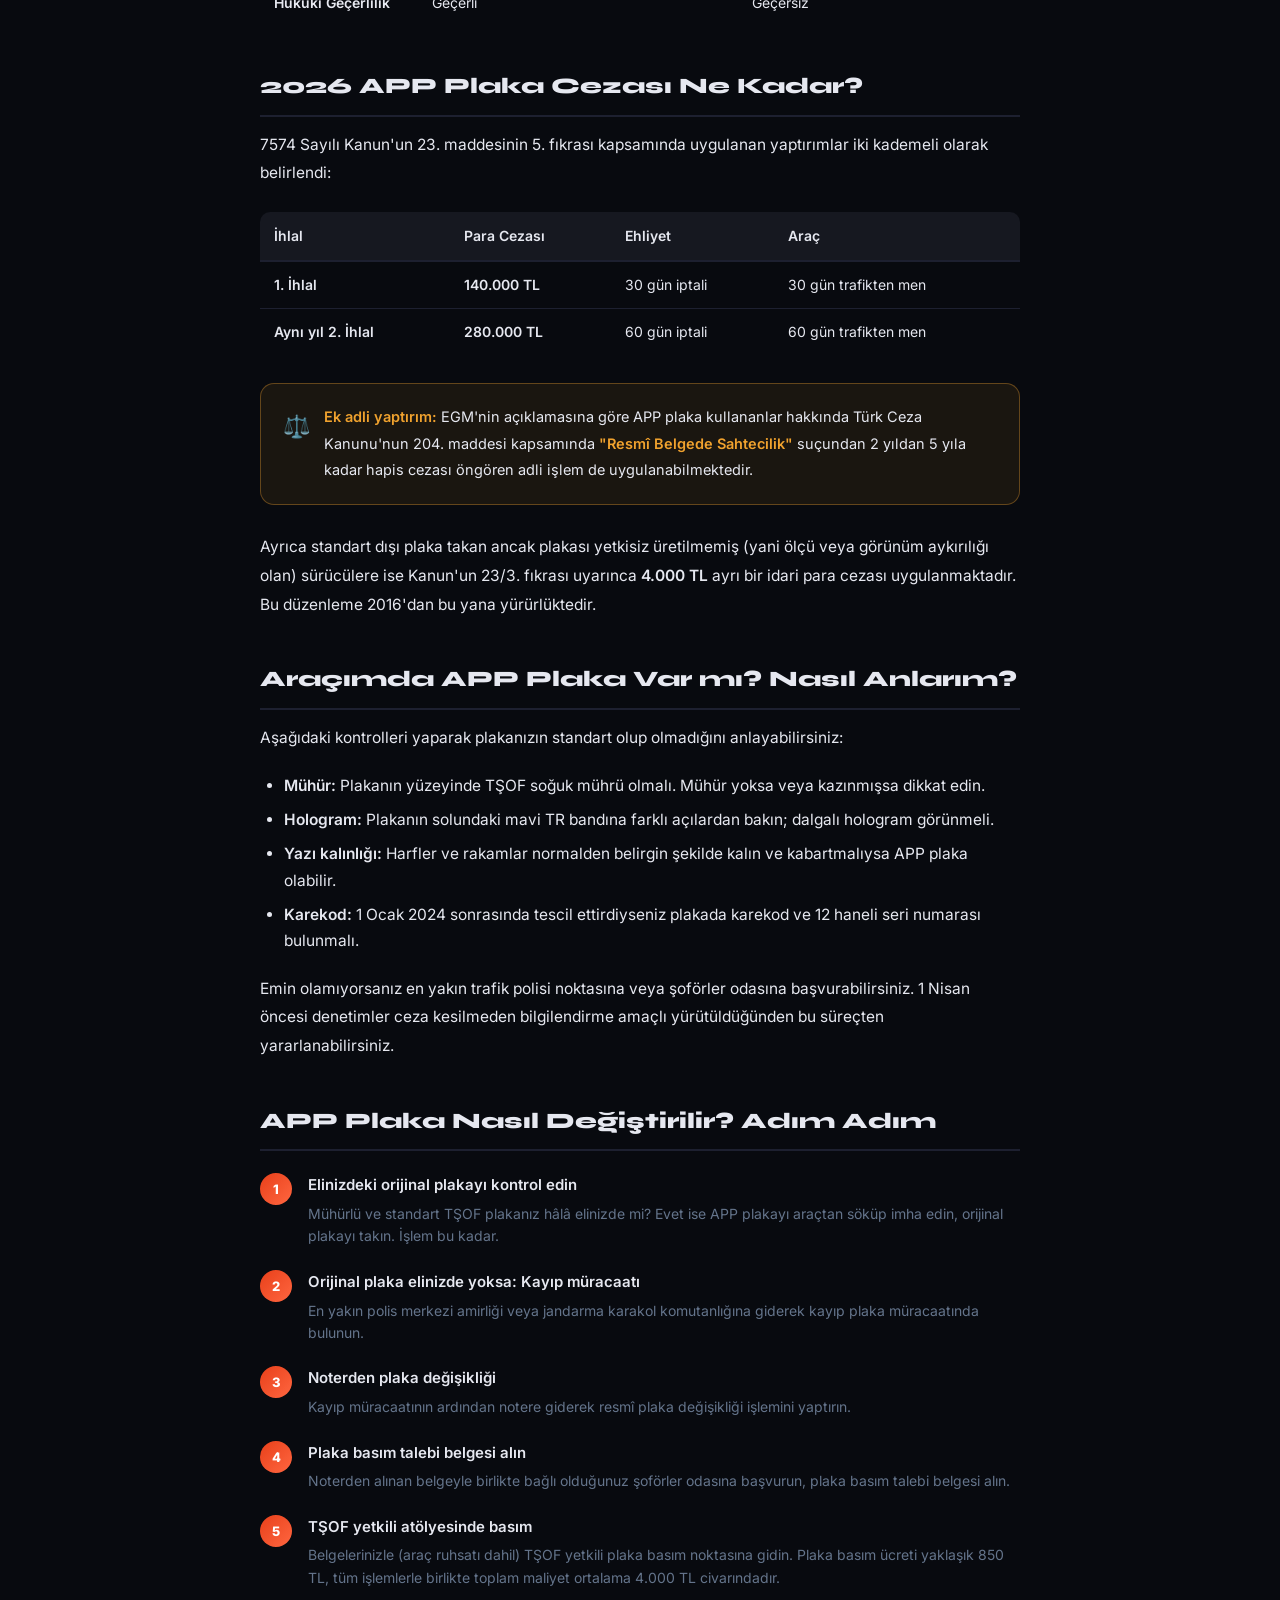
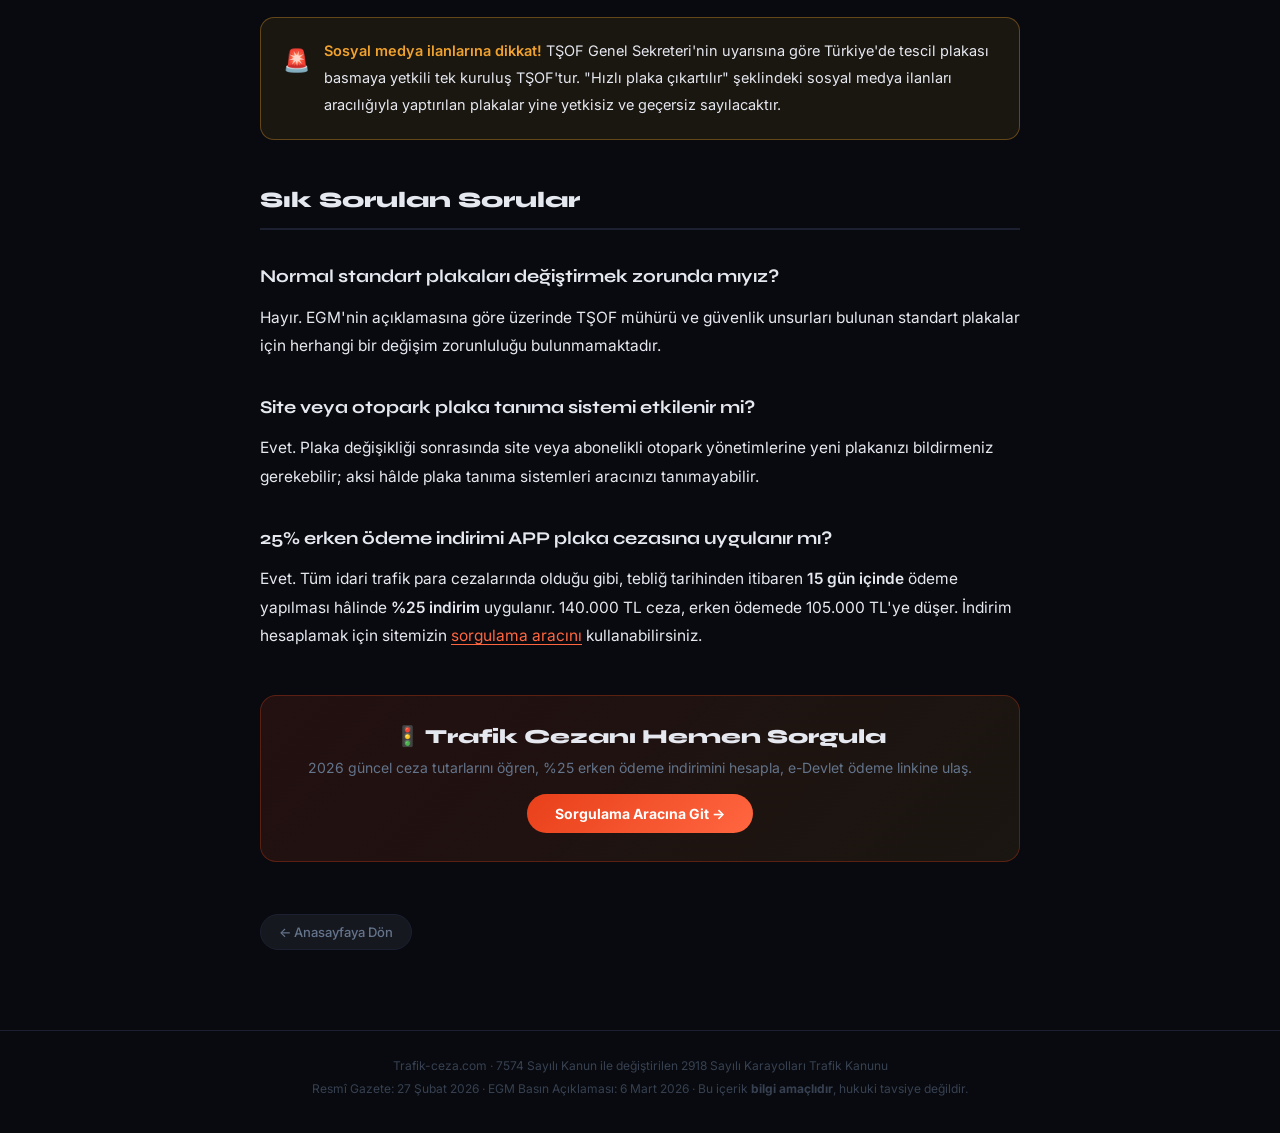
<file: app-plaka-cezasi-2026.html>
<!DOCTYPE html>
<html lang="tr">
<head>
<meta charset="UTF-8">
<meta name="viewport" content="width=device-width, initial-scale=1.0">
<title>APP Plaka Nedir? 2026 Cezası, Normal Plakadan Farkı ve Değiştirme Rehberi — Trafik-ceza.com</title>
<meta name="description" content="APP (Avrupa Press Plaka) nedir, 2026'da cezası kaç TL? 7574 Sayılı Kanun ile gelen 140.000 TL ceza, ehliyet iptali ve araç men yaptırımlarını öğrenin. Plaka nasıl değiştirilir?">
<meta name="robots" content="index, follow">
<meta name="author" content="Trafik-ceza.com">
<link rel="canonical" href="https://www.trafik-ceza.com/app-plaka-cezasi-2026.html">
<meta property="og:type" content="article">
<meta property="og:title" content="APP Plaka Nedir? 2026 Cezası ve Değiştirme Rehberi">
<meta property="og:description" content="7574 Sayılı Kanun ile APP plaka cezası 140.000 TL'ye çıktı. Tüm detaylar ve plaka değiştirme adımları burada.">
<meta property="og:locale" content="tr_TR">
<meta property="og:url" content="https://www.trafik-ceza.com/app-plaka-cezasi-2026.html">
<script type="application/ld+json">
{
  "@context": "https://schema.org",
  "@type": "Article",
  "headline": "APP Plaka Nedir? 2026 Cezası, Normal Plakadan Farkı ve Değiştirme Rehberi",
  "description": "APP (Avrupa Press Plaka) nedir, 2026'da cezası kaç TL? 7574 Sayılı Kanun ile gelen 140.000 TL ceza, ehliyet iptali ve araç men yaptırımlarını öğrenin.",
  "datePublished": "2026-03-09",
  "dateModified": "2026-03-09",
  "author": {"@type": "Organization", "name": "Trafik-ceza.com"},
  "publisher": {"@type": "Organization", "name": "Trafik-ceza.com", "url": "https://www.trafik-ceza.com"}
}
</script>
<script type="application/ld+json">
{
  "@context": "https://schema.org",
  "@type": "FAQPage",
  "mainEntity": [
    {
      "@type": "Question",
      "name": "APP plaka nedir?",
      "acceptedAnswer": {"@type": "Answer", "text": "APP (Avrupa Press Plaka), Emniyet Genel Müdürlüğü standartlarına uymayan, yetkili kuruluş (TŞOF) dışında basılan, kalın fontlu ve mühürsüz plaka türüdür."}
    },
    {
      "@type": "Question",
      "name": "2026 APP plaka cezası ne kadar?",
      "acceptedAnswer": {"@type": "Answer", "text": "7574 Sayılı Kanun'a göre ilk ihlalde 140.000 TL idari para cezası, 30 gün ehliyet iptali ve 30 gün araç trafikten men. Tekrarda 280.000 TL ve 60 gün ehliyet iptali."}
    },
    {
      "@type": "Question",
      "name": "1 Nisan 2026'ya kadar ceza kesilir mi?",
      "acceptedAnswer": {"@type": "Answer", "text": "İçişleri Bakanı talimatıyla 1 Nisan 2026 tarihine kadar denetimler yalnızca rehberlik ve bilgilendirme amaçlı yapılacak, ceza uygulanmayacak."}
    }
  ]
}
</script>
<link rel="preconnect" href="https://fonts.googleapis.com">
<link rel="preconnect" href="https://fonts.gstatic.com" crossorigin>
<link href="https://fonts.googleapis.com/css2?family=Syne:wght@700;800&family=Inter:wght@300;400;500&display=swap" rel="stylesheet">
<style>
:root{
  --bg:#080a0f;--surf:#0f1117;--surf2:#161820;--border:#1d2030;
  --accent:#e8401a;--accent2:#ff6640;--gold:#f0a22e;
  --text:#e6e8f0;--muted:#64748b;--dim:#374151;
  --grad1:rgba(232,64,26,.07);--grad2:rgba(240,162,46,.05);
}
html.light{
  --bg:#f4f5f7;--surf:#ffffff;--surf2:#eef0f4;--border:#dde1ea;
  --accent:#d03a15;--accent2:#e8521e;--gold:#c47f00;
  --text:#111827;--muted:#6b7280;--dim:#9ca3af;
  --grad1:rgba(232,64,26,.04);--grad2:rgba(240,162,46,.03);
}
*,*::before,*::after{margin:0;padding:0;box-sizing:border-box}
html{scroll-behavior:smooth}
body{background:var(--bg);color:var(--text);font-family:'Inter',sans-serif;min-height:100vh;overflow-x:hidden;-webkit-font-smoothing:antialiased;transition:background .3s,color .3s}
body::before{content:'';position:fixed;inset:0;background:radial-gradient(ellipse 60% 50% at 15% 10%,var(--grad1) 0%,transparent 70%),radial-gradient(ellipse 50% 40% at 85% 90%,var(--grad2) 0%,transparent 70%);pointer-events:none;z-index:0}
.page-wrap{max-width:1240px;margin:0 auto;padding:0 24px;position:relative;z-index:1}
header{padding:22px 0 18px;border-bottom:1px solid var(--border)}
.hdr{display:flex;align-items:center;justify-content:space-between;flex-wrap:wrap;gap:12px}
.logo{display:flex;align-items:center;text-decoration:none}
.logo-img{height:52px;width:auto;display:block}
.hdr-right{display:flex;align-items:center;gap:4px}
.nav-link{padding:6px 14px;border-radius:20px;font-size:12.5px;font-weight:500;color:var(--muted);text-decoration:none;border:1px solid transparent;transition:all .15s}
.nav-link:hover{color:var(--text);background:var(--surf2);border-color:var(--border)}
.theme-btn{width:38px;height:38px;border-radius:10px;border:1.5px solid var(--border);background:var(--surf2);cursor:pointer;display:flex;align-items:center;justify-content:center;font-size:17px;transition:all .2s;position:relative;overflow:hidden}
.theme-btn:hover{border-color:var(--accent);transform:scale(1.07)}
.theme-btn .icon-dark,.theme-btn .icon-light{position:absolute;transition:opacity .3s,transform .3s;line-height:1}
.theme-btn .icon-dark{opacity:1;transform:rotate(0deg) scale(1)}
.theme-btn .icon-light{opacity:0;transform:rotate(90deg) scale(.5)}
html.light .theme-btn .icon-dark{opacity:0;transform:rotate(-90deg) scale(.5)}
html.light .theme-btn .icon-light{opacity:1;transform:rotate(0deg) scale(1)}
.breadcrumb{padding:20px 0 0;font-size:12px;color:var(--muted)}
.breadcrumb a{color:var(--muted);text-decoration:none}
.breadcrumb a:hover{color:var(--accent2)}
.breadcrumb span{margin:0 6px;opacity:.5}
.article-wrap{max-width:760px;margin:0 auto;padding:32px 0 80px}
.article-cat{display:inline-block;font-size:10.5px;font-weight:700;letter-spacing:.9px;text-transform:uppercase;color:var(--accent2);background:rgba(232,64,26,.1);border:1px solid rgba(232,64,26,.25);padding:4px 12px;border-radius:20px;margin-bottom:16px}
h1{font-family:'Syne',sans-serif;font-weight:800;font-size:clamp(24px,4vw,38px);line-height:1.2;margin-bottom:16px}
.article-meta{display:flex;align-items:center;gap:14px;font-size:12.5px;color:var(--muted);flex-wrap:wrap;margin-bottom:36px;padding-bottom:24px;border-bottom:1px solid var(--border)}
.article-content{font-size:15.5px;line-height:1.85;color:var(--text)}
.article-content h2{font-family:'Syne',sans-serif;font-weight:800;font-size:22px;margin:40px 0 14px;padding-bottom:8px;border-bottom:2px solid var(--border)}
.article-content h3{font-family:'Syne',sans-serif;font-weight:700;font-size:18px;margin:30px 0 10px}
.article-content p{margin-bottom:20px}
.article-content strong{font-weight:600}
.article-content ul,.article-content ol{padding-left:24px;margin-bottom:20px}
.article-content li{margin-bottom:8px;line-height:1.7}
.article-content table{width:100%;border-collapse:collapse;margin:24px 0;font-size:14px;border-radius:10px;overflow:hidden}
.article-content th{background:var(--surf2);font-weight:600;padding:11px 14px;text-align:left;border-bottom:2px solid var(--border)}
.article-content td{padding:10px 14px;border-bottom:1px solid var(--border)}
.article-content tr:last-child td{border-bottom:none}
.article-content tr:hover td{background:var(--surf2)}
.article-content blockquote{border-left:3px solid var(--accent);padding:14px 18px;background:var(--surf);border-radius:0 10px 10px 0;margin:24px 0;font-style:italic;color:var(--muted)}
.article-content a{color:var(--accent2);text-underline-offset:3px}
.warning-box{background:rgba(240,162,46,.08);border:1.5px solid rgba(240,162,46,.35);border-radius:14px;padding:20px 22px;margin:28px 0;display:flex;gap:14px;align-items:flex-start}
.warning-box .icon{font-size:22px;flex-shrink:0;margin-top:2px}
.warning-box p{margin:0;font-size:14.5px;color:var(--text)}
.warning-box strong{color:var(--gold)}
.steps{counter-reset:step;margin:20px 0}
.step{display:flex;gap:16px;margin-bottom:20px;align-items:flex-start}
.step-num{width:32px;height:32px;border-radius:50%;background:linear-gradient(135deg,var(--accent),var(--accent2));color:#fff;font-weight:800;font-size:13px;display:flex;align-items:center;justify-content:center;flex-shrink:0;margin-top:2px}
.step-body{flex:1}
.step-body strong{display:block;font-size:15px;margin-bottom:4px}
.step-body p{margin:0;font-size:14px;color:var(--muted);line-height:1.6}
.cta-box{background:linear-gradient(135deg,rgba(232,64,26,.12),rgba(240,162,46,.08));border:1.5px solid rgba(232,64,26,.3);border-radius:16px;padding:28px 24px;text-align:center;margin:44px 0}
.cta-box h3{font-family:'Syne',sans-serif;font-weight:800;font-size:20px;margin-bottom:10px}
.cta-box p{color:var(--muted);font-size:14px;margin-bottom:18px}
.cta-box a{display:inline-block;background:linear-gradient(135deg,var(--accent),var(--accent2));color:#fff;font-weight:700;font-size:14px;padding:11px 28px;border-radius:24px;text-decoration:none;transition:opacity .15s}
.cta-box a:hover{opacity:.88}
.back-btn{display:inline-flex;align-items:center;gap:7px;padding:9px 18px;border-radius:22px;border:1.5px solid var(--border);background:var(--surf2);color:var(--muted);text-decoration:none;font-size:13px;font-weight:500;margin-top:8px;transition:all .15s}
.back-btn:hover{border-color:var(--accent);color:var(--accent2)}
footer{border-top:1px solid var(--border);padding:24px 20px 32px;text-align:center;font-size:12px;color:var(--dim);line-height:1.9;position:relative;z-index:1}
@media(max-width:580px){.hdr{flex-direction:column;align-items:flex-start}}
</style>
</head>
<body>
<div class="page-wrap">

<header>
  <div class="hdr">
    <a class="logo" href="https://www.trafik-ceza.com">
      <img src="[data-uri]" alt="Trafik-ceza.com" class="logo-img">
    </a>
    <nav class="hdr-right">
      <a href="/index.html" class="nav-link">🏠 Anasayfa</a>
      <a href="/iletisim.html" class="nav-link">✉️ İletişim</a>
      <button class="theme-btn" id="themeBtn" aria-label="Tema değiştir">
        <span class="icon-dark">🌙</span>
        <span class="icon-light">☀️</span>
      </button>
    </nav>
  </div>
</header>

<nav class="breadcrumb">
  <a href="/">Anasayfa</a><span>›</span>
  <span>APP Plaka Cezası 2026</span>
</nav>

<article class="article-wrap">

  <div class="article-cat">🚗 Plaka &amp; Tescil</div>

  <h1>APP Plaka Nedir? 2026 Cezası, Normal Plakadan Farkı ve Adım Adım Değiştirme Rehberi</h1>

  <div class="article-meta">
    <span>📅 9 Mart 2026</span>
    <span>·</span>
    <span>⏱ 6 dk okuma</span>
    <span>·</span>
    <span>Trafik-ceza.com</span>
  </div>

  <div class="article-content">

    <p>
      27 Şubat 2026'da Resmî Gazete'de yayımlanan <strong>7574 Sayılı Karayolları Trafik Kanunu</strong> değişikliğiyle
      birlikte APP plaka kullanan araç sahipleri gündemin merkezine oturdu. Tek ihlalde <strong>140.000 TL</strong> idari
      para cezası, 30 gün ehliyet iptali ve araç trafikten men yaptırımı devreye girdi. Peki APP plaka tam olarak nedir,
      aracınızda var mı ve ne yapmanız gerekiyor? İşte bilmeniz gereken her şey.
    </p>

    <div class="warning-box">
      <div class="icon">⏰</div>
      <p><strong>Son tarih: 1 Nisan 2026.</strong> İçişleri Bakanı Mustafa Çiftçi'nin talimatıyla bu tarihe kadar denetimler
      yalnızca bilgilendirme amaçlı yapılıyor ve ceza kesilmiyor. 1 Nisan'dan itibaren tüm yaptırımlar tam olarak uygulanmaya başlayacak.</p>
    </div>

    <h2>APP Plaka Nedir?</h2>

    <p>
      APP, <strong>Avrupa Press Plaka</strong> ifadesinin kısaltmasıdır. Standart Türk araç plakalarında kullanılan <em>DIN 1451</em>
      yazı tipinin dışına çıkılarak üretilen; daha kalın, kabartmalı ve görsel olarak dikkat çekici plakalara verilen genel addır.
      Halk arasında "Beşiktaş baskı" veya "Fransız baskı" olarak da bilinir.
    </p>

    <p>
      Emniyet Genel Müdürlüğü'nün (EGM) 6 Mart 2026 tarihli resmî basın açıklamasına göre asıl sorun plakanın <em>görünümü</em> değil,
      <strong>yetkili kuruluş tarafından basılmamış olmasıdır.</strong> 2918 Sayılı Kanun'un 131. maddesi uyarınca; üzerinde resmî mühür
      ve güvenlik unsurları bulunmayan her plaka — APP olsun ya da olmasın — hukuken geçersiz sayılmaktadır. APP plakaların büyük
      çoğunluğu bu kapsamda değerlendirilmektedir.
    </p>

    <h2>APP Plaka ile Normal Plaka Arasındaki Farklar</h2>

    <table>
      <thead>
        <tr>
          <th>Özellik</th>
          <th>Normal (Standart) Plaka</th>
          <th>APP Plaka</th>
        </tr>
      </thead>
      <tbody>
        <tr><td><strong>Yazı Tipi</strong></td><td>İnce, standart DIN 1451 fontu</td><td>Kalın, kabartmalı, dikkat çekici font</td></tr>
        <tr><td><strong>Mühür</strong></td><td>TŞOF yetkili soğuk mühür zorunlu</td><td>Mühür yok veya sahte</td></tr>
        <tr><td><strong>Hologram</strong></td><td>Mavi TR bandında dalgalı hologram</td><td>Çoğunlukla yok</td></tr>
        <tr><td><strong>Üretici</strong></td><td>Yalnızca TŞOF yetkili basım merkezleri</td><td>Yetkisiz atölyeler</td></tr>
        <tr><td><strong>Karekod</strong></td><td>1 Ocak 2024 sonrası basımlarda mevcut</td><td>Yok</td></tr>
        <tr><td><strong>Araç Muayenesi</strong></td><td>Geçer</td><td><strong>Ağır Kusur</strong> → geçemez</td></tr>
        <tr><td><strong>Hukuki Geçerlilik</strong></td><td>Geçerli</td><td>Geçersiz</td></tr>
      </tbody>
    </table>

    <h2>2026 APP Plaka Cezası Ne Kadar?</h2>

    <p>
      7574 Sayılı Kanun'un 23. maddesinin 5. fıkrası kapsamında uygulanan yaptırımlar iki kademeli olarak belirlendi:
    </p>

    <table>
      <thead>
        <tr><th>İhlal</th><th>Para Cezası</th><th>Ehliyet</th><th>Araç</th></tr>
      </thead>
      <tbody>
        <tr>
          <td><strong>1. İhlal</strong></td>
          <td><strong>140.000 TL</strong></td>
          <td>30 gün iptali</td>
          <td>30 gün trafikten men</td>
        </tr>
        <tr>
          <td><strong>Aynı yıl 2. İhlal</strong></td>
          <td><strong>280.000 TL</strong></td>
          <td>60 gün iptali</td>
          <td>60 gün trafikten men</td>
        </tr>
      </tbody>
    </table>

    <div class="warning-box">
      <div class="icon">⚖️</div>
      <p>
        <strong>Ek adli yaptırım:</strong> EGM'nin açıklamasına göre APP plaka kullananlar hakkında Türk Ceza Kanunu'nun
        204. maddesi kapsamında <strong>"Resmî Belgede Sahtecilik"</strong> suçundan 2 yıldan 5 yıla kadar hapis cezası
        öngören adli işlem de uygulanabilmektedir.
      </p>
    </div>

    <p>
      Ayrıca standart dışı plaka takan ancak plakası yetkisiz üretilmemiş (yani ölçü veya görünüm aykırılığı olan) sürücülere
      ise Kanun'un 23/3. fıkrası uyarınca <strong>4.000 TL</strong> ayrı bir idari para cezası uygulanmaktadır. Bu düzenleme
      2016'dan bu yana yürürlüktedir.
    </p>

    <h2>Araçımda APP Plaka Var mı? Nasıl Anlarım?</h2>

    <p>
      Aşağıdaki kontrolleri yaparak plakanızın standart olup olmadığını anlayabilirsiniz:
    </p>

    <ul>
      <li><strong>Mühür:</strong> Plakanın yüzeyinde TŞOF soğuk mührü olmalı. Mühür yoksa veya kazınmışsa dikkat edin.</li>
      <li><strong>Hologram:</strong> Plakanın solundaki mavi TR bandına farklı açılardan bakın; dalgalı hologram görünmeli.</li>
      <li><strong>Yazı kalınlığı:</strong> Harfler ve rakamlar normalden belirgin şekilde kalın ve kabartmalıysa APP plaka olabilir.</li>
      <li><strong>Karekod:</strong> 1 Ocak 2024 sonrasında tescil ettirdiyseniz plakada karekod ve 12 haneli seri numarası bulunmalı.</li>
    </ul>

    <p>
      Emin olamıyorsanız en yakın trafik polisi noktasına veya şoförler odasına başvurabilirsiniz.
      1 Nisan öncesi denetimler ceza kesilmeden bilgilendirme amaçlı yürütüldüğünden bu süreçten yararlanabilirsiniz.
    </p>

    <h2>APP Plaka Nasıl Değiştirilir? Adım Adım</h2>

    <div class="steps">

      <div class="step">
        <div class="step-num">1</div>
        <div class="step-body">
          <strong>Elinizdeki orijinal plakayı kontrol edin</strong>
          <p>Mühürlü ve standart TŞOF plakanız hâlâ elinizde mi? Evet ise APP plakayı araçtan söküp imha edin,
          orijinal plakayı takın. İşlem bu kadar.</p>
        </div>
      </div>

      <div class="step">
        <div class="step-num">2</div>
        <div class="step-body">
          <strong>Orijinal plaka elinizde yoksa: Kayıp müracaatı</strong>
          <p>En yakın polis merkezi amirliği veya jandarma karakol komutanlığına giderek kayıp plaka müracaatında bulunun.</p>
        </div>
      </div>

      <div class="step">
        <div class="step-num">3</div>
        <div class="step-body">
          <strong>Noterden plaka değişikliği</strong>
          <p>Kayıp müracaatının ardından notere giderek resmî plaka değişikliği işlemini yaptırın.</p>
        </div>
      </div>

      <div class="step">
        <div class="step-num">4</div>
        <div class="step-body">
          <strong>Plaka basım talebi belgesi alın</strong>
          <p>Noterden alınan belgeyle birlikte bağlı olduğunuz şoförler odasına başvurun, plaka basım talebi belgesi alın.</p>
        </div>
      </div>

      <div class="step">
        <div class="step-num">5</div>
        <div class="step-body">
          <strong>TŞOF yetkili atölyesinde basım</strong>
          <p>Belgelerinizle (araç ruhsatı dahil) TŞOF yetkili plaka basım noktasına gidin. Plaka basım ücreti yaklaşık
          850 TL, tüm işlemlerle birlikte toplam maliyet ortalama 4.000 TL civarındadır.</p>
        </div>
      </div>

    </div>

    <div class="warning-box">
      <div class="icon">🚨</div>
      <p>
        <strong>Sosyal medya ilanlarına dikkat!</strong> TŞOF Genel Sekreteri'nin uyarısına göre Türkiye'de tescil
        plakası basmaya yetkili tek kuruluş TŞOF'tur. "Hızlı plaka çıkartılır" şeklindeki sosyal medya ilanları
        aracılığıyla yaptırılan plakalar yine yetkisiz ve geçersiz sayılacaktır.
      </p>
    </div>

    <h2>Sık Sorulan Sorular</h2>

    <h3>Normal standart plakaları değiştirmek zorunda mıyız?</h3>
    <p>
      Hayır. EGM'nin açıklamasına göre üzerinde TŞOF mühürü ve güvenlik unsurları bulunan standart plakalar için
      herhangi bir değişim zorunluluğu bulunmamaktadır.
    </p>

    <h3>Site veya otopark plaka tanıma sistemi etkilenir mi?</h3>
    <p>
      Evet. Plaka değişikliği sonrasında site veya abonelikli otopark yönetimlerine yeni plakanızı bildirmeniz
      gerekebilir; aksi hâlde plaka tanıma sistemleri aracınızı tanımayabilir.
    </p>

    <h3>25% erken ödeme indirimi APP plaka cezasına uygulanır mı?</h3>
    <p>
      Evet. Tüm idari trafik para cezalarında olduğu gibi, tebliğ tarihinden itibaren <strong>15 gün içinde</strong>
      ödeme yapılması hâlinde <strong>%25 indirim</strong> uygulanır. 140.000 TL ceza, erken ödemede 105.000 TL'ye düşer.
      İndirim hesaplamak için sitemizin <a href="https://www.trafik-ceza.com">sorgulama aracını</a> kullanabilirsiniz.
    </p>

  </div>

  <div class="cta-box">
    <h3>🚦 Trafik Cezanı Hemen Sorgula</h3>
    <p>2026 güncel ceza tutarlarını öğren, %25 erken ödeme indirimini hesapla, e-Devlet ödeme linkine ulaş.</p>
    <a href="https://www.trafik-ceza.com">Sorgulama Aracına Git →</a>
  </div>

  <a href="https://www.trafik-ceza.com" class="back-btn">← Anasayfaya Dön</a>

</article>
</div>

<footer>
  <p>Trafik-ceza.com · 7574 Sayılı Kanun ile değiştirilen 2918 Sayılı Karayolları Trafik Kanunu</p>
  <p>Resmî Gazete: 27 Şubat 2026 · EGM Basın Açıklaması: 6 Mart 2026 · Bu içerik <strong>bilgi amaçlıdır</strong>, hukuki tavsiye değildir.</p>
</footer>

<script>
(function(){
  const html=document.documentElement,btn=document.getElementById('themeBtn'),KEY='trafik-ceza-theme';
  if(localStorage.getItem(KEY)==='light') html.classList.add('light');
  btn.addEventListener('click',()=>{const l=html.classList.toggle('light');localStorage.setItem(KEY,l?'light':'dark');});
})();
</script>
</body>
</html>
</file>
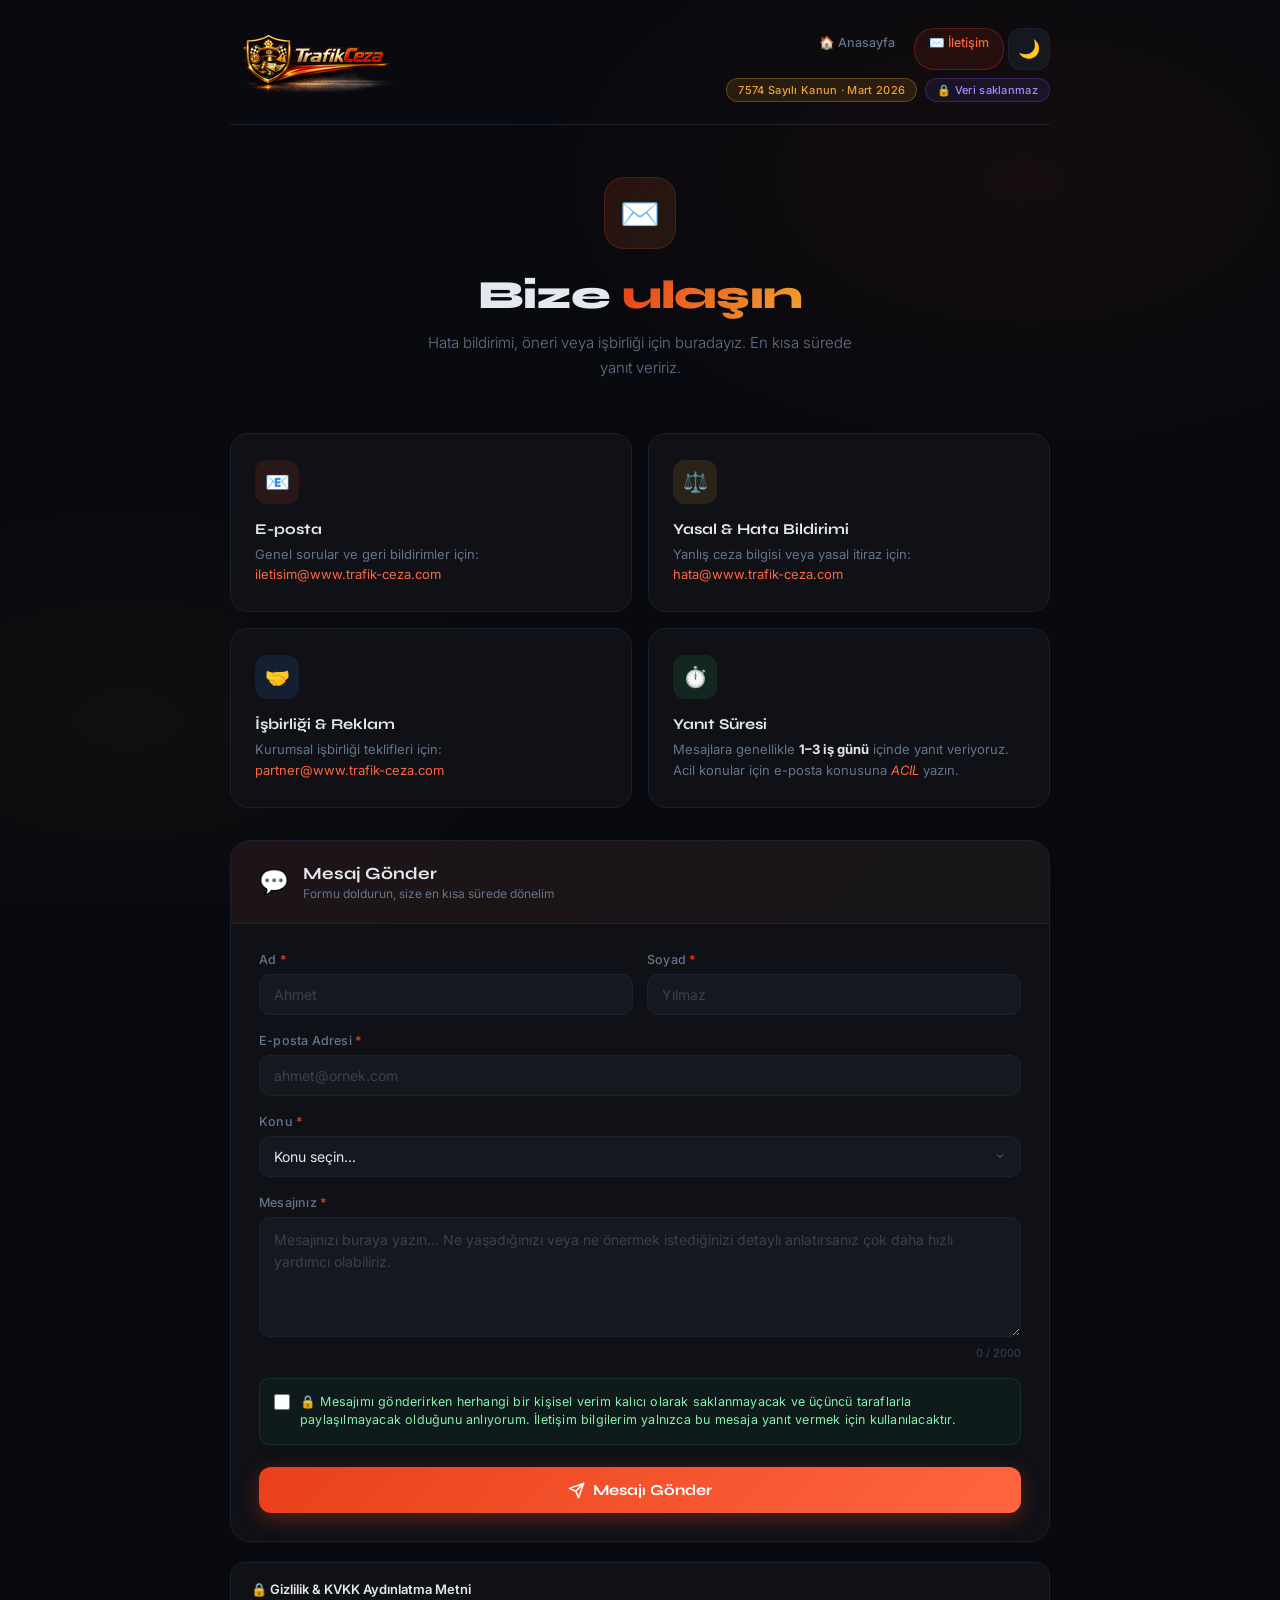
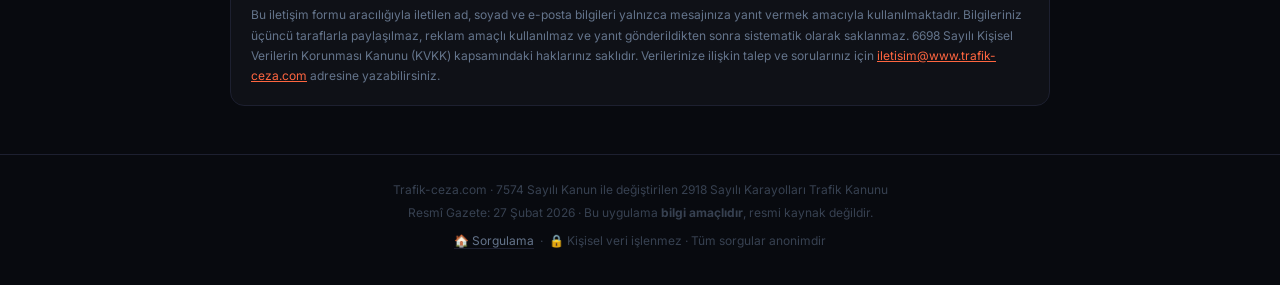
<file: iletisim.html>
<!DOCTYPE html>
<html lang="tr">
<head>
<meta charset="UTF-8">
<meta name="viewport" content="width=device-width, initial-scale=1.0">

<!-- SEO -->
<title>İletişim — Trafik-ceza.com Trafik Ceza Sorgulama</title>
<meta name="description" content="Trafik-ceza.com ile iletişime geçin. Hata bildirimi, öneri veya işbirliği için bize ulaşın.">
<meta name="robots" content="index, follow">
<meta name="author" content="Trafik-ceza.com">
<link rel="canonical" href="https://www.trafik-ceza.com/iletisim.html">

<!-- Open Graph -->
<meta property="og:type" content="website">
<meta property="og:title" content="İletişim — Trafik-ceza.com">
<meta property="og:description" content="Trafik-ceza.com ekibiyle iletişime geçin.">
<meta property="og:locale" content="tr_TR">

<link rel="preconnect" href="https://fonts.googleapis.com">
<link rel="preconnect" href="https://fonts.gstatic.com" crossorigin>
<link href="https://fonts.googleapis.com/css2?family=Syne:wght@700;800&family=Inter:wght@300;400;500&display=swap" rel="stylesheet">

<style>
/* ── DARK MODE (default) ── */
:root {
  --bg:      #080a0f;
  --surf:    #0f1117;
  --surf2:   #161820;
  --border:  #1d2030;
  --accent:  #e8401a;
  --accent2: #ff6640;
  --gold:    #f0a22e;
  --text:    #e6e8f0;
  --muted:   #64748b;
  --dim:     #374151;
  --green:   #22c55e;
  --grad1:   rgba(232,64,26,.06);
  --grad2:   rgba(240,162,46,.04);
}

/* ── LIGHT MODE ── */
html.light {
  --bg:      #f4f5f7;
  --surf:    #ffffff;
  --surf2:   #eef0f4;
  --border:  #dde1ea;
  --accent:  #d03a15;
  --accent2: #e8521e;
  --gold:    #c47f00;
  --text:    #111827;
  --muted:   #6b7280;
  --dim:     #9ca3af;
  --green:   #16a34a;
  --grad1:   rgba(232,64,26,.03);
  --grad2:   rgba(240,162,46,.02);
}

/* ── THEME TOGGLE BUTTON ── */
.theme-btn {
  width: 42px; height: 42px;
  border-radius: 12px;
  border: 1.5px solid var(--border);
  background: var(--surf2);
  cursor: pointer;
  display: flex; align-items: center; justify-content: center;
  font-size: 18px;
  transition: background .2s, border-color .2s, transform .15s;
  flex-shrink: 0;
  position: relative; overflow: hidden;
}
.theme-btn:hover { border-color: var(--accent); transform: scale(1.07); }
.theme-btn:active { transform: scale(.94); }
.theme-btn .icon-dark,
.theme-btn .icon-light {
  position: absolute;
  transition: opacity .3s, transform .3s;
  line-height: 1;
}
.theme-btn .icon-dark  { opacity: 1;  transform: rotate(0deg) scale(1); }
.theme-btn .icon-light { opacity: 0;  transform: rotate(90deg) scale(.5); }
html.light .theme-btn .icon-dark  { opacity: 0;  transform: rotate(-90deg) scale(.5); }
html.light .theme-btn .icon-light { opacity: 1;  transform: rotate(0deg) scale(1); }

*, *::before, *::after { margin: 0; padding: 0; box-sizing: border-box; }
html { scroll-behavior: smooth; }

body {
  background: var(--bg);
  color: var(--text);
  font-family: 'Inter', sans-serif;
  min-height: 100vh;
  overflow-x: hidden;
  -webkit-font-smoothing: antialiased;
  transition: background .3s, color .3s;
}

body::before {
  content: '';
  position: fixed;
  inset: 0;
  background:
    radial-gradient(ellipse 60% 50% at 80% 20%, var(--grad1) 0%, transparent 70%),
    radial-gradient(ellipse 50% 40% at 10% 80%, var(--grad2) 0%, transparent 70%);
  pointer-events: none;
  z-index: 0;
  transition: background .4s;
}

.wrap {
  max-width: 860px;
  margin: 0 auto;
  padding: 0 20px;
  position: relative;
  z-index: 1;
}

/* ── HEADER ── */
header {
  padding: 28px 0 22px;
  border-bottom: 1px solid var(--border);
  margin-bottom: 52px;
}
.hdr { display: flex; align-items: center; justify-content: space-between; flex-wrap: wrap; gap: 12px; }

.logo {
  display: flex; align-items: center; gap: 11px;
  text-decoration: none;
}
.logo-icon {
  width: 40px; height: 40px;
  background: linear-gradient(135deg, var(--accent), var(--accent2));
  border-radius: 11px;
  display: flex; align-items: center; justify-content: center;
  font-size: 19px;
  box-shadow: 0 0 18px rgba(232,64,26,.35);
  flex-shrink: 0;
}
.logo-name { font-family: 'Syne', sans-serif; font-weight: 800; font-size: 21px; color: var(--text); letter-spacing: -.4px; }
.logo-name span { color: var(--accent); }

.hdr-right { display: flex; flex-direction: column; align-items: flex-end; gap: 8px; }
.hdr-nav { display: flex; gap: 4px; }
.nav-link {
  padding: 6px 14px; border-radius: 20px; font-size: 12.5px; font-weight: 500;
  color: var(--muted); text-decoration: none; border: 1px solid transparent; transition: all .15s;
}
.nav-link:hover { color: var(--text); background: var(--surf2); border-color: var(--border); }
.nav-active { color: var(--accent2) !important; background: rgba(232,64,26,.1) !important; border-color: rgba(232,64,26,.3) !important; }

.pill { padding: 4px 11px; border-radius: 20px; font-size: 11px; font-weight: 500; letter-spacing: .3px; white-space: nowrap; }
.pill-gold { background: rgba(240,162,46,.12); border: 1px solid rgba(240,162,46,.3); color: var(--gold); }
.pill-purple { background: rgba(139,92,246,.1); border: 1px solid rgba(139,92,246,.25); color: #a78bfa; }
.hdr-badges { display: flex; gap: 8px; align-items: center; flex-wrap: wrap; }

/* ── PAGE HERO ── */
@keyframes fadeUp {
  from { opacity: 0; transform: translateY(20px); }
  to   { opacity: 1; transform: translateY(0); }
}

.page-hero {
  text-align: center;
  margin-bottom: 52px;
  animation: fadeUp .5s ease both;
}
.page-hero .icon-ring {
  width: 72px; height: 72px;
  border-radius: 20px;
  background: linear-gradient(135deg, rgba(232,64,26,.15), rgba(240,162,46,.1));
  border: 1.5px solid rgba(232,64,26,.2);
  display: flex; align-items: center; justify-content: center;
  font-size: 32px;
  margin: 0 auto 22px;
}
.page-hero h1 {
  font-family: 'Syne', sans-serif;
  font-size: clamp(26px, 4vw, 40px);
  font-weight: 800;
  letter-spacing: -.8px;
  margin-bottom: 12px;
}
.page-hero h1 em {
  font-style: normal;
  background: linear-gradient(120deg, var(--accent), var(--gold));
  -webkit-background-clip: text; -webkit-text-fill-color: transparent; background-clip: text;
}
.page-hero p { color: var(--muted); font-size: 15px; max-width: 440px; margin: 0 auto; line-height: 1.65; font-weight: 300; }

/* ── MAIN GRID ── */
.contact-grid {
  display: grid;
  grid-template-columns: 1fr 1fr;
  gap: 16px;
  margin-bottom: 32px;
  animation: fadeUp .5s .1s ease both;
}

@media (max-width: 580px) {
  .contact-grid { grid-template-columns: 1fr; }
  .hdr { flex-direction: column; align-items: flex-start; }
  .hdr-right { align-items: flex-start; }
}

.info-card {
  background: var(--surf);
  border: 1.5px solid var(--border);
  border-radius: 18px;
  padding: 26px 24px;
  transition: border-color .2s, transform .2s;
}
.info-card:hover { border-color: rgba(232,64,26,.35); transform: translateY(-2px); }

.ic-icon {
  width: 44px; height: 44px;
  border-radius: 12px;
  display: flex; align-items: center; justify-content: center;
  font-size: 20px;
  margin-bottom: 16px;
}
.ic-icon.red    { background: rgba(232,64,26,.12); }
.ic-icon.gold   { background: rgba(240,162,46,.12); }
.ic-icon.blue   { background: rgba(59,130,246,.12); }
.ic-icon.green  { background: rgba(34,197,94,.12); }

.ic-title { font-family: 'Syne', sans-serif; font-weight: 700; font-size: 15px; margin-bottom: 6px; }
.ic-text { font-size: 13px; color: var(--muted); line-height: 1.6; }
.ic-text a { color: var(--accent2); text-decoration: none; }
.ic-text a:hover { text-decoration: underline; }

/* ── FORM ── */
.form-card {
  background: var(--surf);
  border: 1.5px solid var(--border);
  border-radius: 20px;
  overflow: hidden;
  margin-bottom: 20px;
  animation: fadeUp .5s .15s ease both;
}

.form-head {
  padding: 22px 28px;
  background: linear-gradient(135deg, rgba(232,64,26,.07), rgba(240,162,46,.03));
  border-bottom: 1px solid var(--border);
  display: flex;
  align-items: center;
  gap: 14px;
}
.form-head-icon { font-size: 24px; }
.form-head-title { font-family: 'Syne', sans-serif; font-weight: 700; font-size: 17px; }
.form-head-sub { font-size: 12px; color: var(--muted); margin-top: 2px; }

.form-body { padding: 28px; }

.form-row { margin-bottom: 18px; }
.form-row-2 { display: grid; grid-template-columns: 1fr 1fr; gap: 14px; margin-bottom: 18px; }
@media (max-width: 480px) { .form-row-2 { grid-template-columns: 1fr; } }

label {
  display: block;
  font-size: 12.5px;
  font-weight: 500;
  color: var(--muted);
  margin-bottom: 7px;
  letter-spacing: .2px;
}
label span { color: var(--accent); }

input[type="text"],
input[type="email"],
select,
textarea {
  width: 100%;
  background: var(--surf2);
  border: 1.5px solid var(--border);
  border-radius: 11px;
  padding: 11px 14px;
  font-family: 'Inter', sans-serif;
  font-size: 14px;
  color: var(--text);
  outline: none;
  transition: border-color .2s, box-shadow .2s, background .3s;
  -webkit-appearance: none;
}
input::placeholder, textarea::placeholder { color: var(--dim); }
input:focus, select:focus, textarea:focus {
  border-color: var(--accent);
  box-shadow: 0 0 0 3px rgba(232,64,26,.1);
}

select {
  cursor: pointer;
  background-image: url("data:image/svg+xml,%3Csvg xmlns='http://www.w3.org/2000/svg' width='12' height='12' viewBox='0 0 24 24' fill='none' stroke='%2364748b' stroke-width='2'%3E%3Cpolyline points='6 9 12 15 18 9'%3E%3C/polyline%3E%3C/svg%3E");
  background-repeat: no-repeat;
  background-position: right 14px center;
  padding-right: 38px;
}
select option { background: #161820; }

textarea { resize: vertical; min-height: 120px; line-height: 1.6; }

.char-count { font-size: 11px; color: var(--dim); text-align: right; margin-top: 5px; }
.char-count.warn { color: var(--accent); }

.privacy-check {
  display: flex;
  align-items: flex-start;
  gap: 10px;
  padding: 14px;
  background: rgba(34,197,94,.05);
  border: 1px solid rgba(34,197,94,.15);
  border-radius: 10px;
  margin-bottom: 22px;
  cursor: pointer;
}
.privacy-check input[type="checkbox"] {
  width: 16px; height: 16px;
  flex-shrink: 0;
  margin-top: 1px;
  accent-color: var(--accent);
  cursor: pointer;
  border: none; box-shadow: none;
  padding: 0;
}
.privacy-check label {
  margin: 0; font-size: 12.5px; color: #86efac; cursor: pointer; font-weight: 400;
  line-height: 1.5;
}

.submit-btn {
  width: 100%;
  padding: 14px 20px;
  background: linear-gradient(135deg, var(--accent), var(--accent2));
  border: none;
  border-radius: 12px;
  font-family: 'Syne', sans-serif;
  font-weight: 700;
  font-size: 15px;
  color: white;
  cursor: pointer;
  transition: transform .14s, box-shadow .14s, opacity .14s;
  box-shadow: 0 6px 20px rgba(232,64,26,.35);
  display: flex;
  align-items: center;
  justify-content: center;
  gap: 8px;
}
.submit-btn:hover  { transform: translateY(-1px); box-shadow: 0 8px 28px rgba(232,64,26,.5); }
.submit-btn:active { transform: scale(.98); }
.submit-btn:disabled { opacity: .5; cursor: not-allowed; transform: none; }

/* Success state */
.success-msg {
  display: none;
  background: rgba(34,197,94,.08);
  border: 1.5px solid rgba(34,197,94,.25);
  border-radius: 16px;
  padding: 36px 28px;
  text-align: center;
  margin-bottom: 20px;
  animation: fadeUp .4s ease both;
}
.success-msg .s-icon { font-size: 48px; margin-bottom: 16px; }
.success-msg h3 { font-family: 'Syne', sans-serif; font-size: 20px; font-weight: 700; margin-bottom: 8px; }
.success-msg p { font-size: 14px; color: var(--muted); line-height: 1.6; }
.success-msg .s-ref { font-size: 11px; color: var(--dim); margin-top: 12px; font-family: monospace; }

/* ── KVKK notice ── */
.kvkk-box {
  background: var(--surf);
  border: 1px solid var(--border);
  border-radius: 14px;
  padding: 18px 20px;
  margin-bottom: 48px;
  animation: fadeUp .5s .2s ease both;
}
.kvkk-box h3 { font-size: 13px; font-weight: 600; color: var(--text); margin-bottom: 8px; display: flex; align-items: center; gap: 7px; }
.kvkk-box p { font-size: 12px; color: var(--muted); line-height: 1.7; }

/* ── FOOTER ── */
footer {
  border-top: 1px solid var(--border);
  padding: 24px 0 32px;
  text-align: center;
  font-size: 12px;
  color: var(--dim);
  line-height: 1.9;
}
</style>
<script src="https://identity.netlify.com/v1/netlify-identity-widget.js"></script>
</head>

<body>
<div class="wrap">

  <!-- HEADER -->
  <header>
    <div class="hdr">
      <a class="logo" href="https://www.trafik-ceza.com" aria-label="Trafik-ceza.com Ana Sayfa">
        <img src="[data-uri]" alt="Trafik-ceza.com" class="logo-img">
      </a>
      <div class="hdr-right">
        <nav class="hdr-nav" aria-label="Ana menü">
          <a href="index.html" class="nav-link">🏠 Anasayfa</a>
          <a href="iletisim.html" class="nav-link nav-active">✉️ İletişim</a>
          <button class="theme-btn" id="themeBtn" aria-label="Tema değiştir" title="Gece / Gündüz modu">
            <span class="icon-dark">🌙</span>
            <span class="icon-light">☀️</span>
          </button>
        </nav>
        <div class="hdr-badges">
          <span class="pill pill-gold">7574 Sayılı Kanun · Mart 2026</span>
          <span class="pill pill-purple">🔒 Veri saklanmaz</span>
        </div>
      </div>
    </div>
  </header>

  <!-- HERO -->
  <div class="page-hero">
    <div class="icon-ring">✉️</div>
    <h1>Bize <em>ulaşın</em></h1>
    <p>Hata bildirimi, öneri veya işbirliği için buradayız. En kısa sürede yanıt veririz.</p>
  </div>

  <!-- INFO CARDS -->
  <div class="contact-grid">
    <div class="info-card">
      <div class="ic-icon red">📧</div>
      <div class="ic-title">E-posta</div>
      <div class="ic-text">
        Genel sorular ve geri bildirimler için:<br>
        <a href="mailto:iletisim@www.trafik-ceza.com">iletisim@www.trafik-ceza.com</a>
      </div>
    </div>

    <div class="info-card">
      <div class="ic-icon gold">⚖️</div>
      <div class="ic-title">Yasal & Hata Bildirimi</div>
      <div class="ic-text">
        Yanlış ceza bilgisi veya yasal itiraz için:<br>
        <a href="mailto:hata@www.trafik-ceza.com">hata@www.trafik-ceza.com</a>
      </div>
    </div>

    <div class="info-card">
      <div class="ic-icon blue">🤝</div>
      <div class="ic-title">İşbirliği & Reklam</div>
      <div class="ic-text">
        Kurumsal işbirliği teklifleri için:<br>
        <a href="mailto:partner@www.trafik-ceza.com">partner@www.trafik-ceza.com</a>
      </div>
    </div>

    <div class="info-card">
      <div class="ic-icon green">⏱️</div>
      <div class="ic-title">Yanıt Süresi</div>
      <div class="ic-text">
        Mesajlara genellikle <strong style="color:var(--text)">1–3 iş günü</strong> içinde yanıt veriyoruz. Acil konular için e-posta konusuna <em style="color:var(--accent2)">ACIL</em> yazın.
      </div>
    </div>
  </div>

  <!-- CONTACT FORM -->
  <div class="form-card" id="formCard">
    <div class="form-head">
      <span class="form-head-icon">💬</span>
      <div>
        <div class="form-head-title">Mesaj Gönder</div>
        <div class="form-head-sub">Formu doldurun, size en kısa sürede dönelim</div>
      </div>
    </div>
    <div class="form-body">
      <form id="contactForm" novalidate>

        <div class="form-row-2">
          <div class="form-row" style="margin-bottom:0">
            <label for="firstName">Ad <span>*</span></label>
            <input type="text" id="firstName" name="firstName" placeholder="Ahmet" maxlength="50" required>
          </div>
          <div class="form-row" style="margin-bottom:0">
            <label for="lastName">Soyad <span>*</span></label>
            <input type="text" id="lastName" name="lastName" placeholder="Yılmaz" maxlength="50" required>
          </div>
        </div>

        <div class="form-row" style="margin-top:18px">
          <label for="email">E-posta Adresi <span>*</span></label>
          <input type="email" id="email" name="email" placeholder="ahmet@ornek.com" required>
        </div>

        <div class="form-row">
          <label for="subject">Konu <span>*</span></label>
          <select id="subject" name="subject" required>
            <option value="" disabled selected>Konu seçin…</option>
            <option value="hata">🐛 Hata Bildirimi — Yanlış ceza bilgisi</option>
            <option value="oneri">💡 Öneri — Yeni özellik / iyileştirme</option>
            <option value="hukuk">⚖️ Yasal İçerik Talebi</option>
            <option value="partner">🤝 İşbirliği & Reklam</option>
            <option value="kvkk">🔒 KVKK / Gizlilik Talebi</option>
            <option value="diger">📩 Diğer</option>
          </select>
        </div>

        <div class="form-row">
          <label for="message">Mesajınız <span>*</span></label>
          <textarea
            id="message"
            name="message"
            placeholder="Mesajınızı buraya yazın… Ne yaşadığınızı veya ne önermek istediğinizi detaylı anlatırsanız çok daha hızlı yardımcı olabiliriz."
            maxlength="2000"
            required
            oninput="updateCount(this)"
          ></textarea>
          <div class="char-count" id="charCount">0 / 2000</div>
        </div>

        <div class="privacy-check" onclick="document.getElementById('privacy').click()">
          <input type="checkbox" id="privacy" name="privacy" required onclick="event.stopPropagation()">
          <label for="privacy" onclick="event.preventDefault()">
            🔒 Mesajımı gönderirken herhangi bir kişisel verim kalıcı olarak saklanmayacak ve üçüncü taraflarla paylaşılmayacak olduğunu anlıyorum. İletişim bilgilerim yalnızca bu mesaja yanıt vermek için kullanılacaktır.
          </label>
        </div>

        <button type="submit" class="submit-btn" id="submitBtn">
          <svg width="17" height="17" viewBox="0 0 24 24" fill="none" stroke="currentColor" stroke-width="2.2" stroke-linecap="round" stroke-linejoin="round">
            <line x1="22" y1="2" x2="11" y2="13"/><polygon points="22 2 15 22 11 13 2 9 22 2"/>
          </svg>
          Mesajı Gönder
        </button>
      </form>
    </div>
  </div>

  <!-- SUCCESS STATE (hidden by default) -->
  <div class="success-msg" id="successMsg">
    <div class="s-icon">✅</div>
    <h3>Mesajınız iletildi!</h3>
    <p>En kısa sürede e-posta adresinize yanıt vereceğiz.<br>Ortalama yanıt süremiz 1–3 iş günüdür.</p>
    <div class="s-ref" id="refNum"></div>
  </div>

  <!-- KVKK / Privacy Notice -->
  <div class="kvkk-box">
    <h3>🔒 Gizlilik & KVKK Aydınlatma Metni</h3>
    <p>
      Bu iletişim formu aracılığıyla iletilen ad, soyad ve e-posta bilgileri yalnızca mesajınıza yanıt vermek amacıyla kullanılmaktadır.
      Bilgileriniz üçüncü taraflarla paylaşılmaz, reklam amaçlı kullanılmaz ve yanıt gönderildikten sonra sistematik olarak saklanmaz.
      6698 Sayılı Kişisel Verilerin Korunması Kanunu (KVKK) kapsamındaki haklarınız saklıdır.
      Verilerinize ilişkin talep ve sorularınız için <a href="mailto:iletisim@www.trafik-ceza.com" style="color:var(--accent2)">iletisim@www.trafik-ceza.com</a> adresine yazabilirsiniz.
    </p>
  </div>

</div><!-- /wrap -->

<footer>
  <div class="wrap">
    <p>Trafik-ceza.com · 7574 Sayılı Kanun ile değiştirilen 2918 Sayılı Karayolları Trafik Kanunu</p>
    <p>Resmî Gazete: 27 Şubat 2026 · Bu uygulama <strong>bilgi amaçlıdır</strong>, resmi kaynak değildir.</p>
    <p style="margin-top:6px;">
      <a href="index.html" style="color:var(--muted);text-decoration:none;border-bottom:1px solid var(--border);">🏠 Sorgulama</a>
      &nbsp;·&nbsp; 🔒 Kişisel veri işlenmez · Tüm sorgular anonimdir
    </p>
  </div>
</footer>

<script>
/* Character counter */
function updateCount(el) {
  const n = el.value.length;
  const cc = document.getElementById('charCount');
  cc.textContent = `${n} / 2000`;
  cc.className = 'char-count' + (n > 1800 ? ' warn' : '');
}

/* Form submit — simulated (no backend needed for static hosting) */
document.getElementById('contactForm').addEventListener('submit', function(e) {
  e.preventDefault();

  const btn = document.getElementById('submitBtn');
  const form = document.getElementById('contactForm');
  const successMsg = document.getElementById('successMsg');
  const formCard = document.getElementById('formCard');

  // Basic validation
  const firstName = document.getElementById('firstName').value.trim();
  const lastName  = document.getElementById('lastName').value.trim();
  const email     = document.getElementById('email').value.trim();
  const subject   = document.getElementById('subject').value;
  const message   = document.getElementById('message').value.trim();
  const privacy   = document.getElementById('privacy').checked;

  if (!firstName || !lastName || !email || !subject || !message || !privacy) {
    shake(btn);
    return;
  }

  const emailRe = /^[^\s@]+@[^\s@]+\.[^\s@]+$/;
  if (!emailRe.test(email)) {
    highlight(document.getElementById('email'));
    return;
  }

  // Simulate sending
  btn.disabled = true;
  btn.innerHTML = `<span style="display:inline-block;animation:spin .8s linear infinite">⟳</span> &nbsp;Gönderiliyor…`;

  setTimeout(() => {
    const ref = 'TRF-' + Date.now().toString(36).toUpperCase();
    document.getElementById('refNum').textContent = 'Referans: ' + ref;

    formCard.style.display = 'none';
    successMsg.style.display = 'block';
    successMsg.scrollIntoView({ behavior: 'smooth', block: 'center' });
  }, 1200);
});

function shake(el) {
  el.style.animation = 'none';
  el.offsetHeight; // reflow
  el.style.animation = 'shk .4s ease';
  setTimeout(() => el.style.animation = '', 400);
}

function highlight(el) {
  el.style.borderColor = '#ef4444';
  el.focus();
  setTimeout(() => el.style.borderColor = '', 2000);
}

/* ── DARK / LIGHT THEME TOGGLE ── */
(function(){
  const html = document.documentElement;
  const btn  = document.getElementById('themeBtn');
  const KEY  = 'trafik-ceza-theme';
  if(localStorage.getItem(KEY) === 'light') html.classList.add('light');
  btn.addEventListener('click', () => {
    const isLight = html.classList.toggle('light');
    localStorage.setItem(KEY, isLight ? 'light' : 'dark');
  });
})();
</script>

<style>
@keyframes spin { to { transform: rotate(360deg); } }
@keyframes shk {
  0%,100% { transform: translateX(0); }
  20%,60% { transform: translateX(-6px); }
  40%,80% { transform: translateX(6px); }
}
</style>
<script>
if (window.netlifyIdentity) {
  window.netlifyIdentity.on("init", user => {
    if (!user) {
      window.netlifyIdentity.on("login", () => { document.location.href = "/admin/"; });
    }
  });
}
</script>
</body>
</html>
</file>
